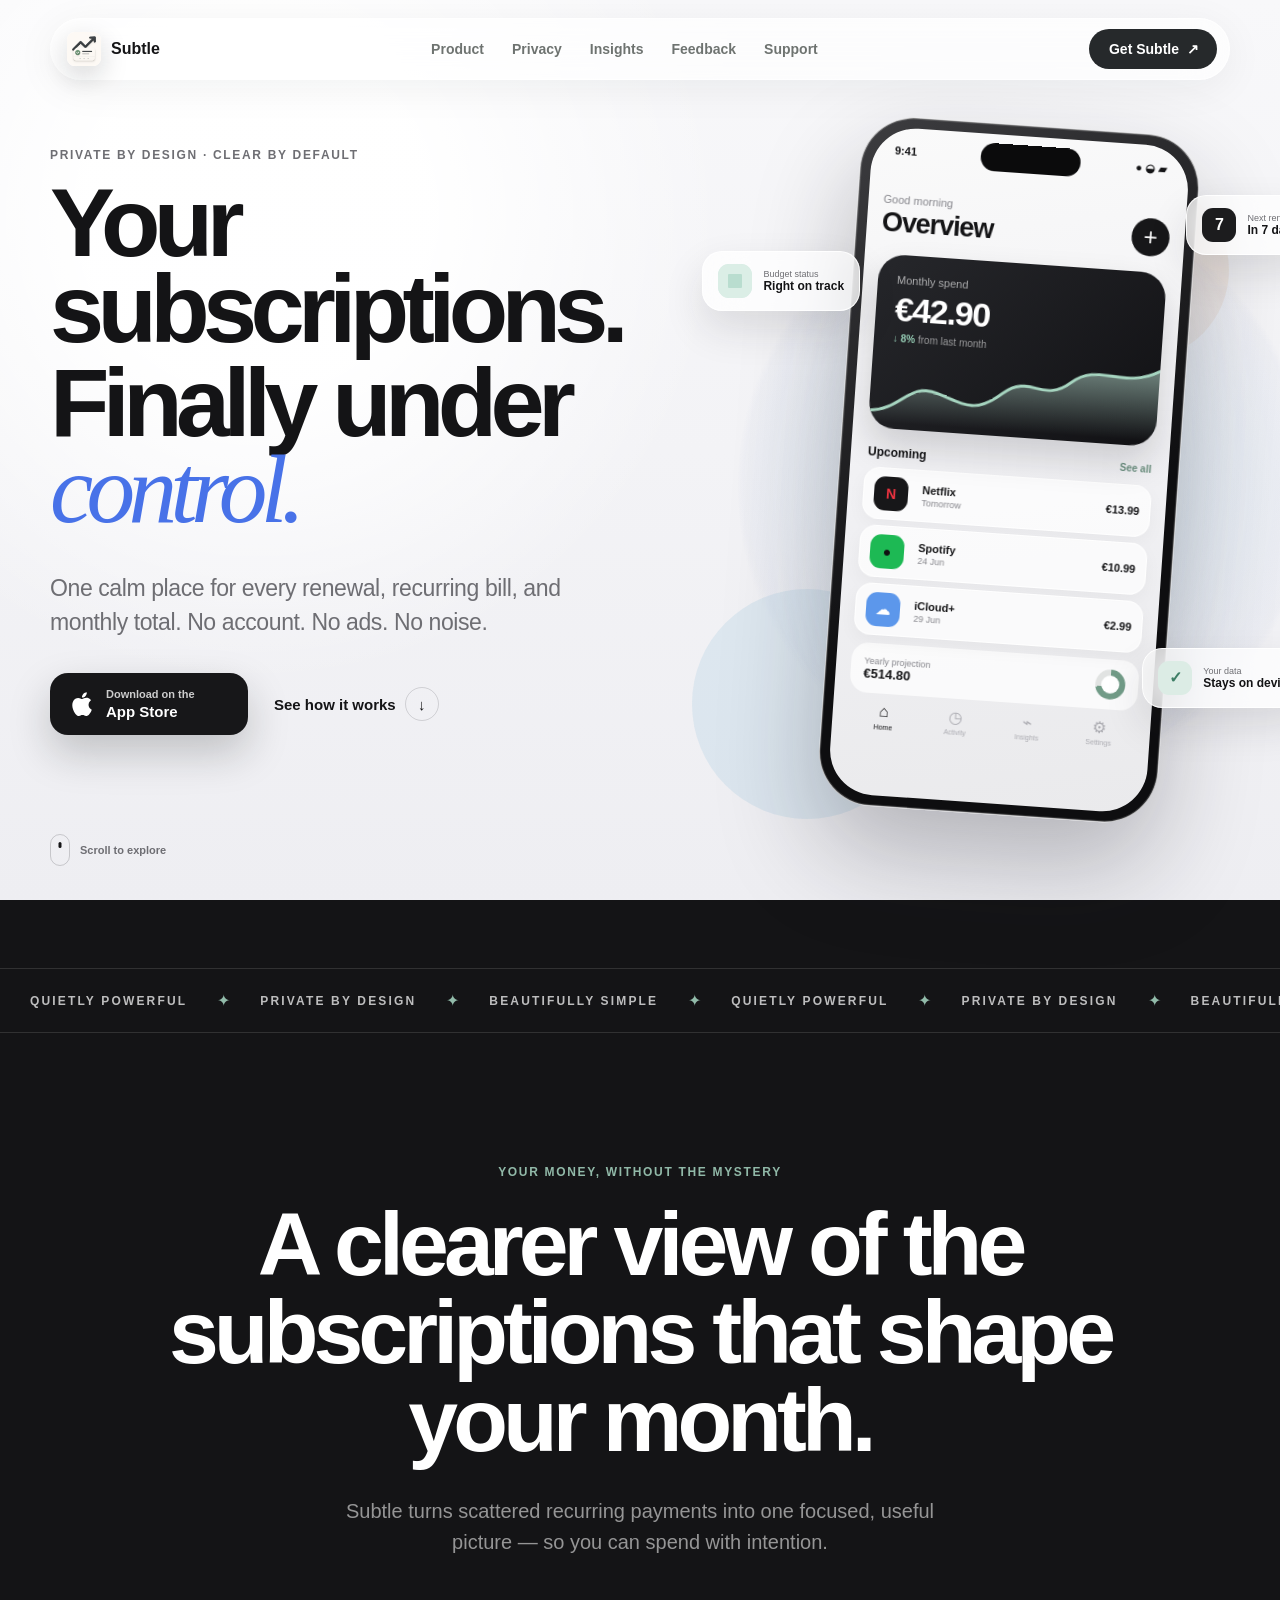
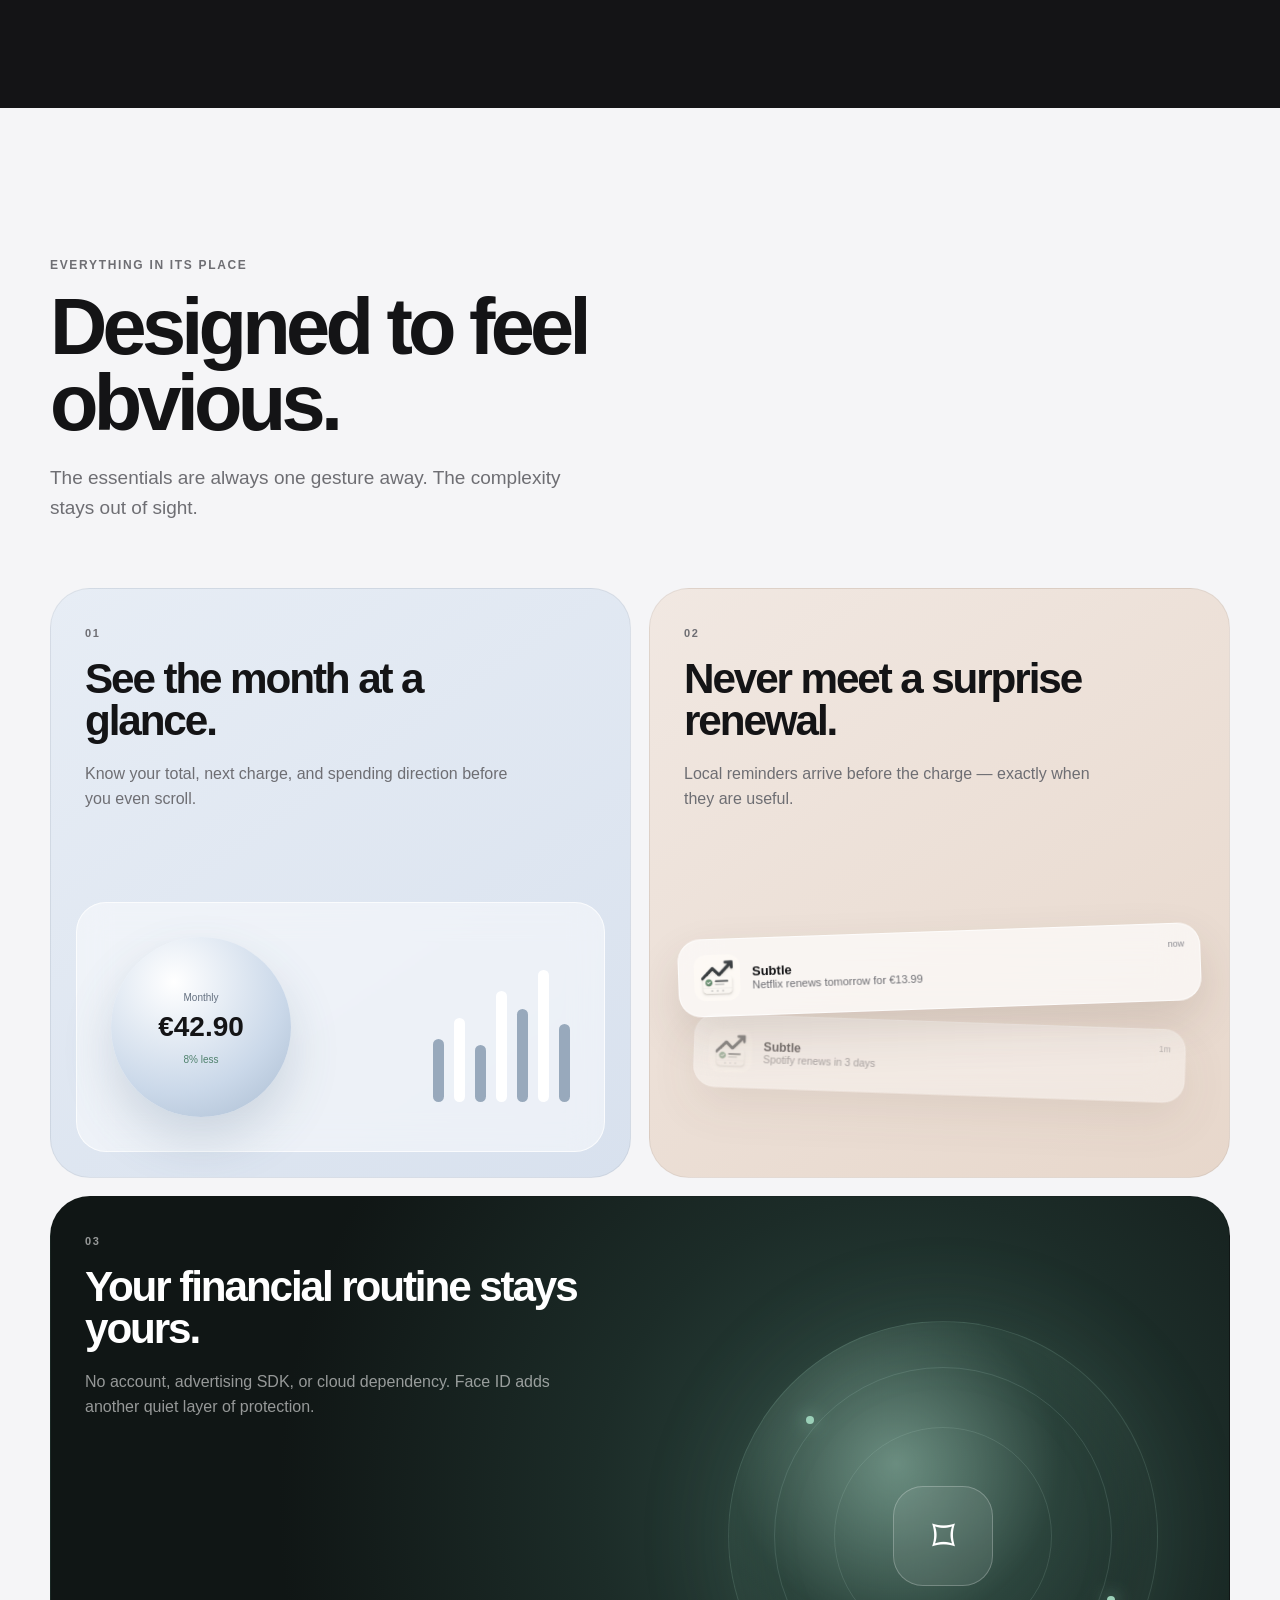
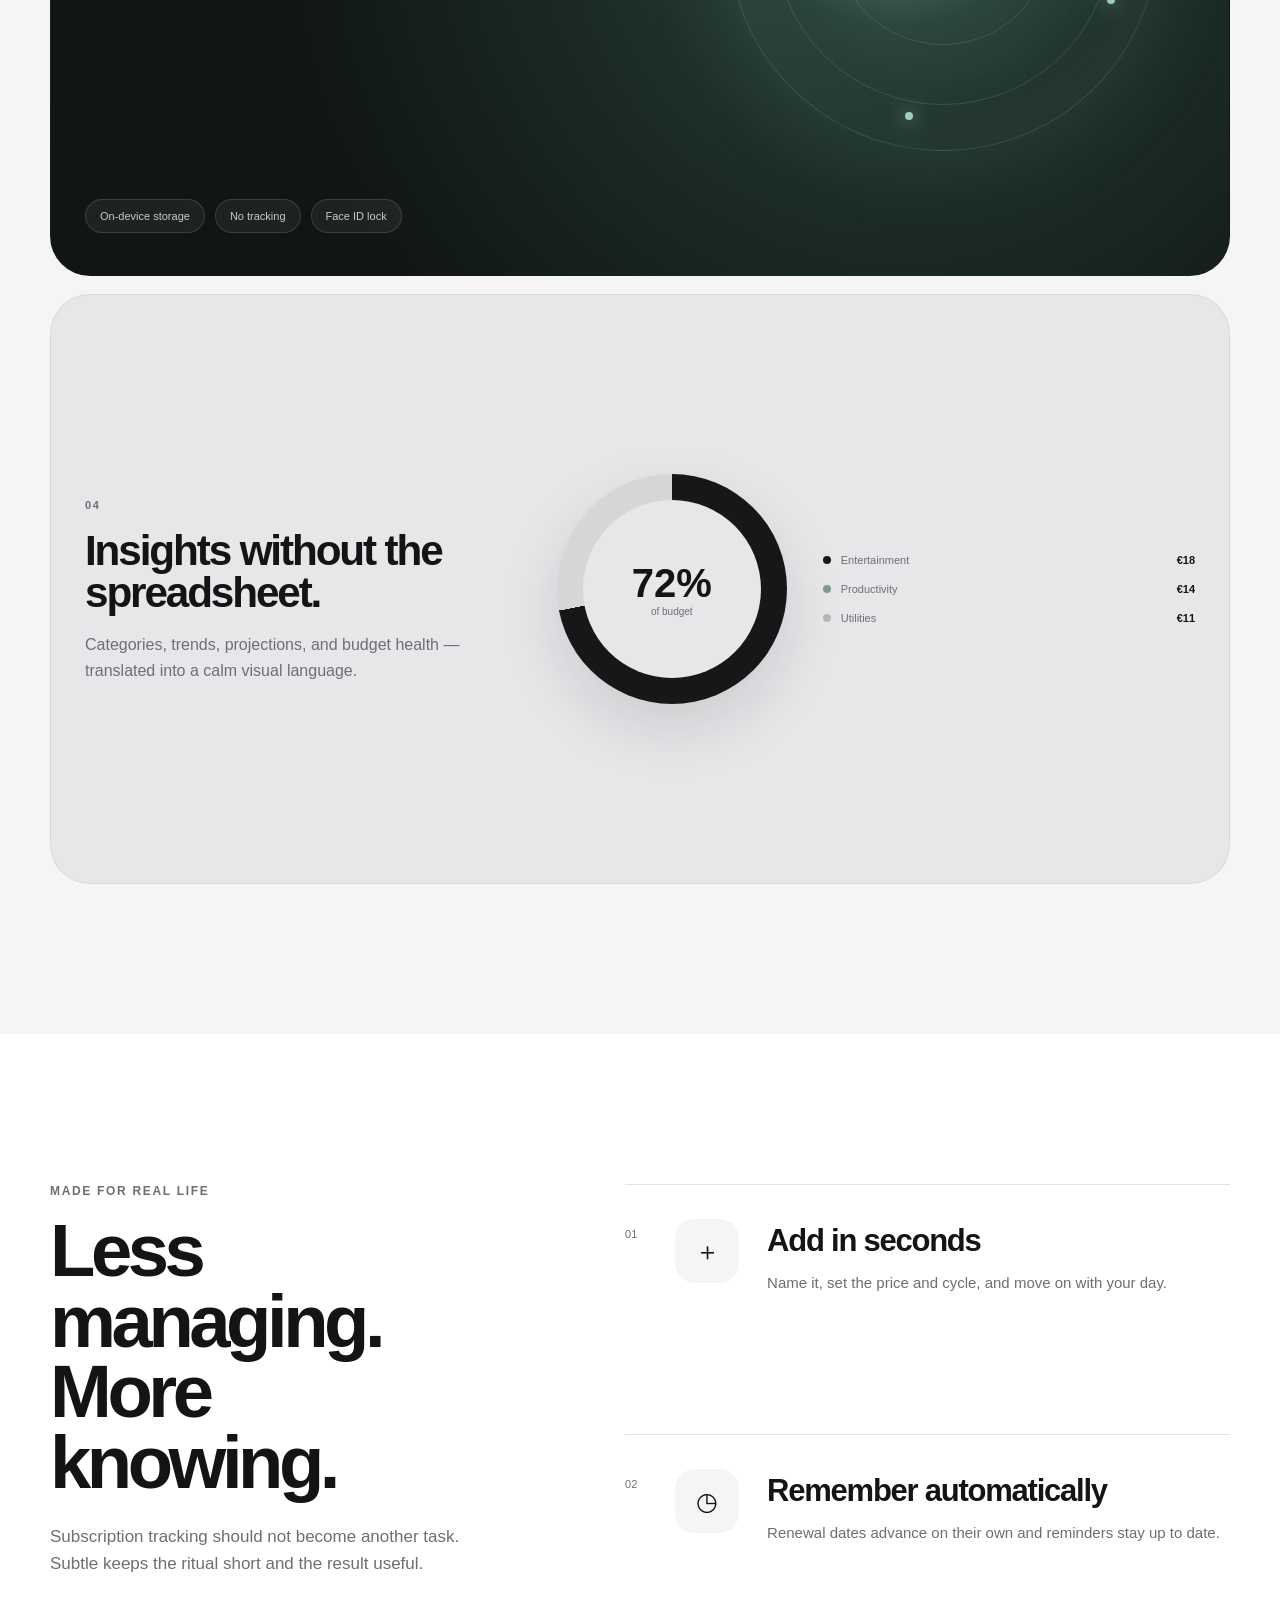
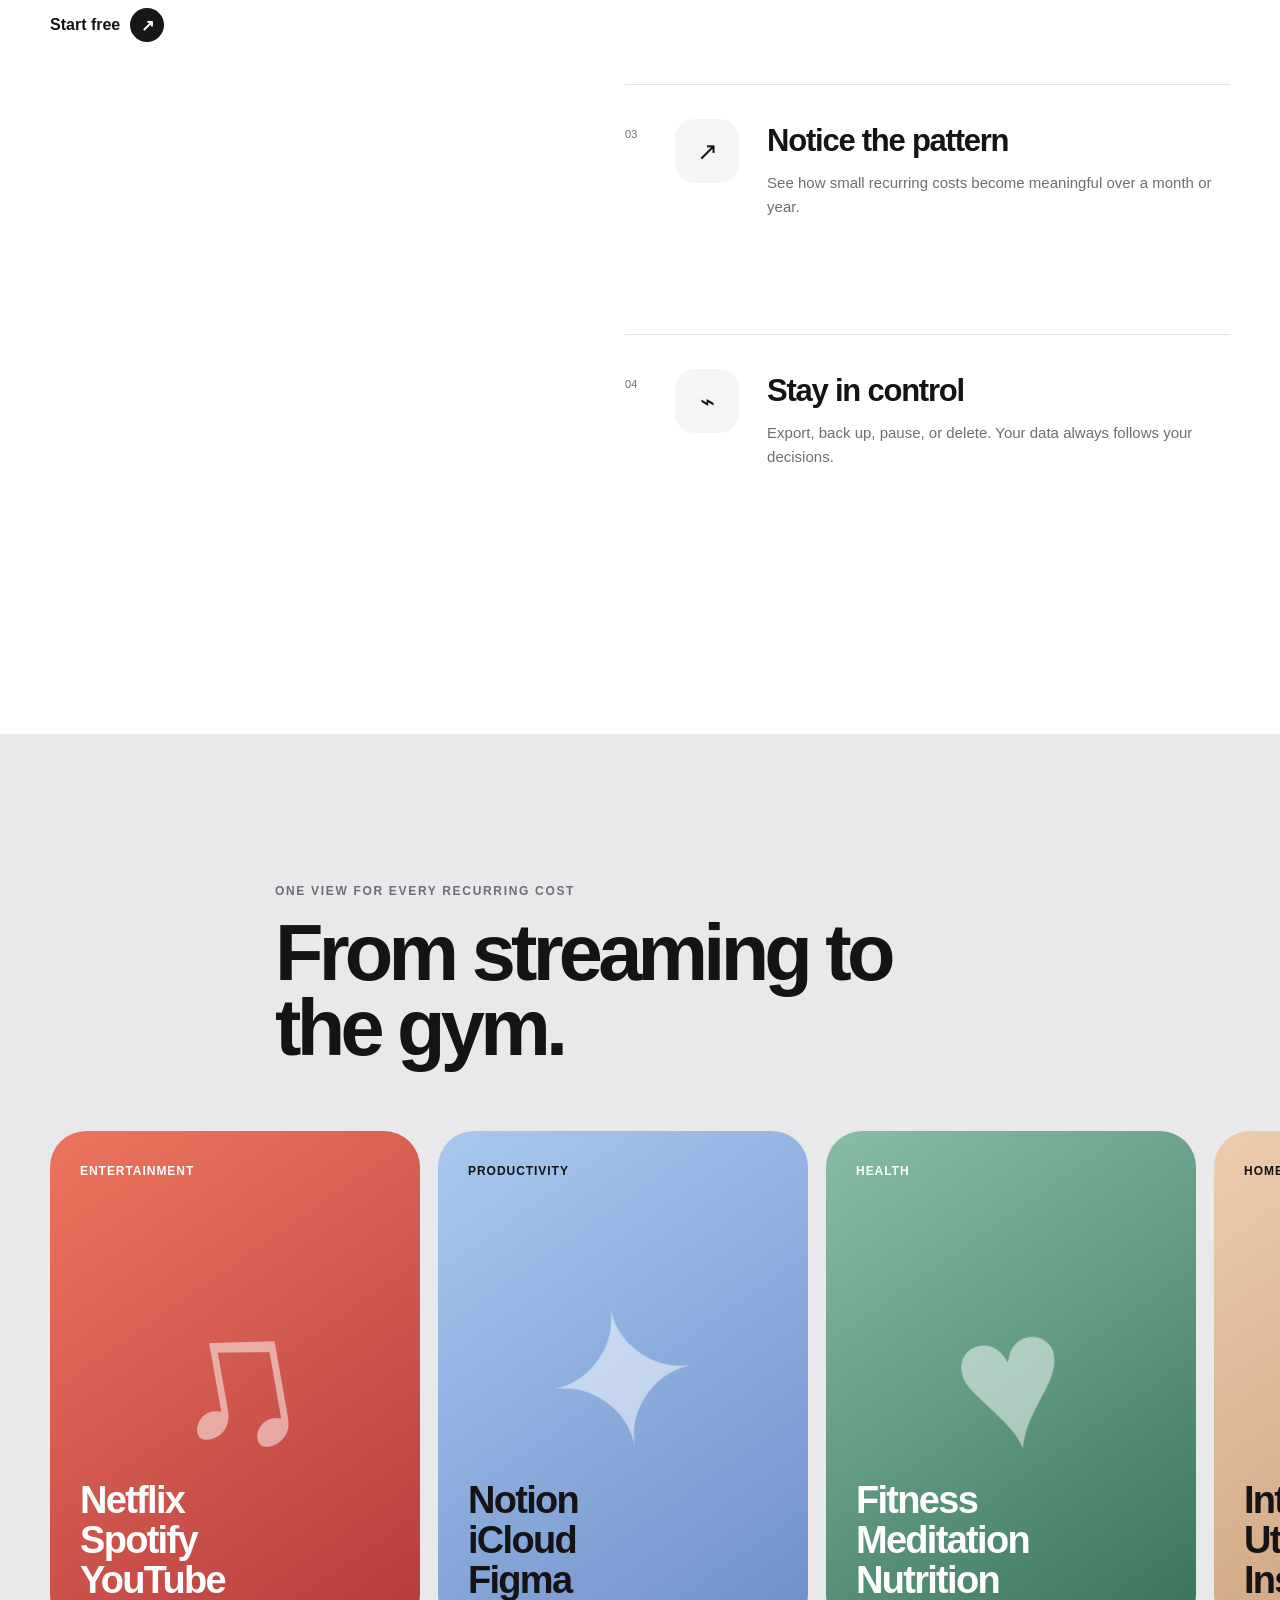
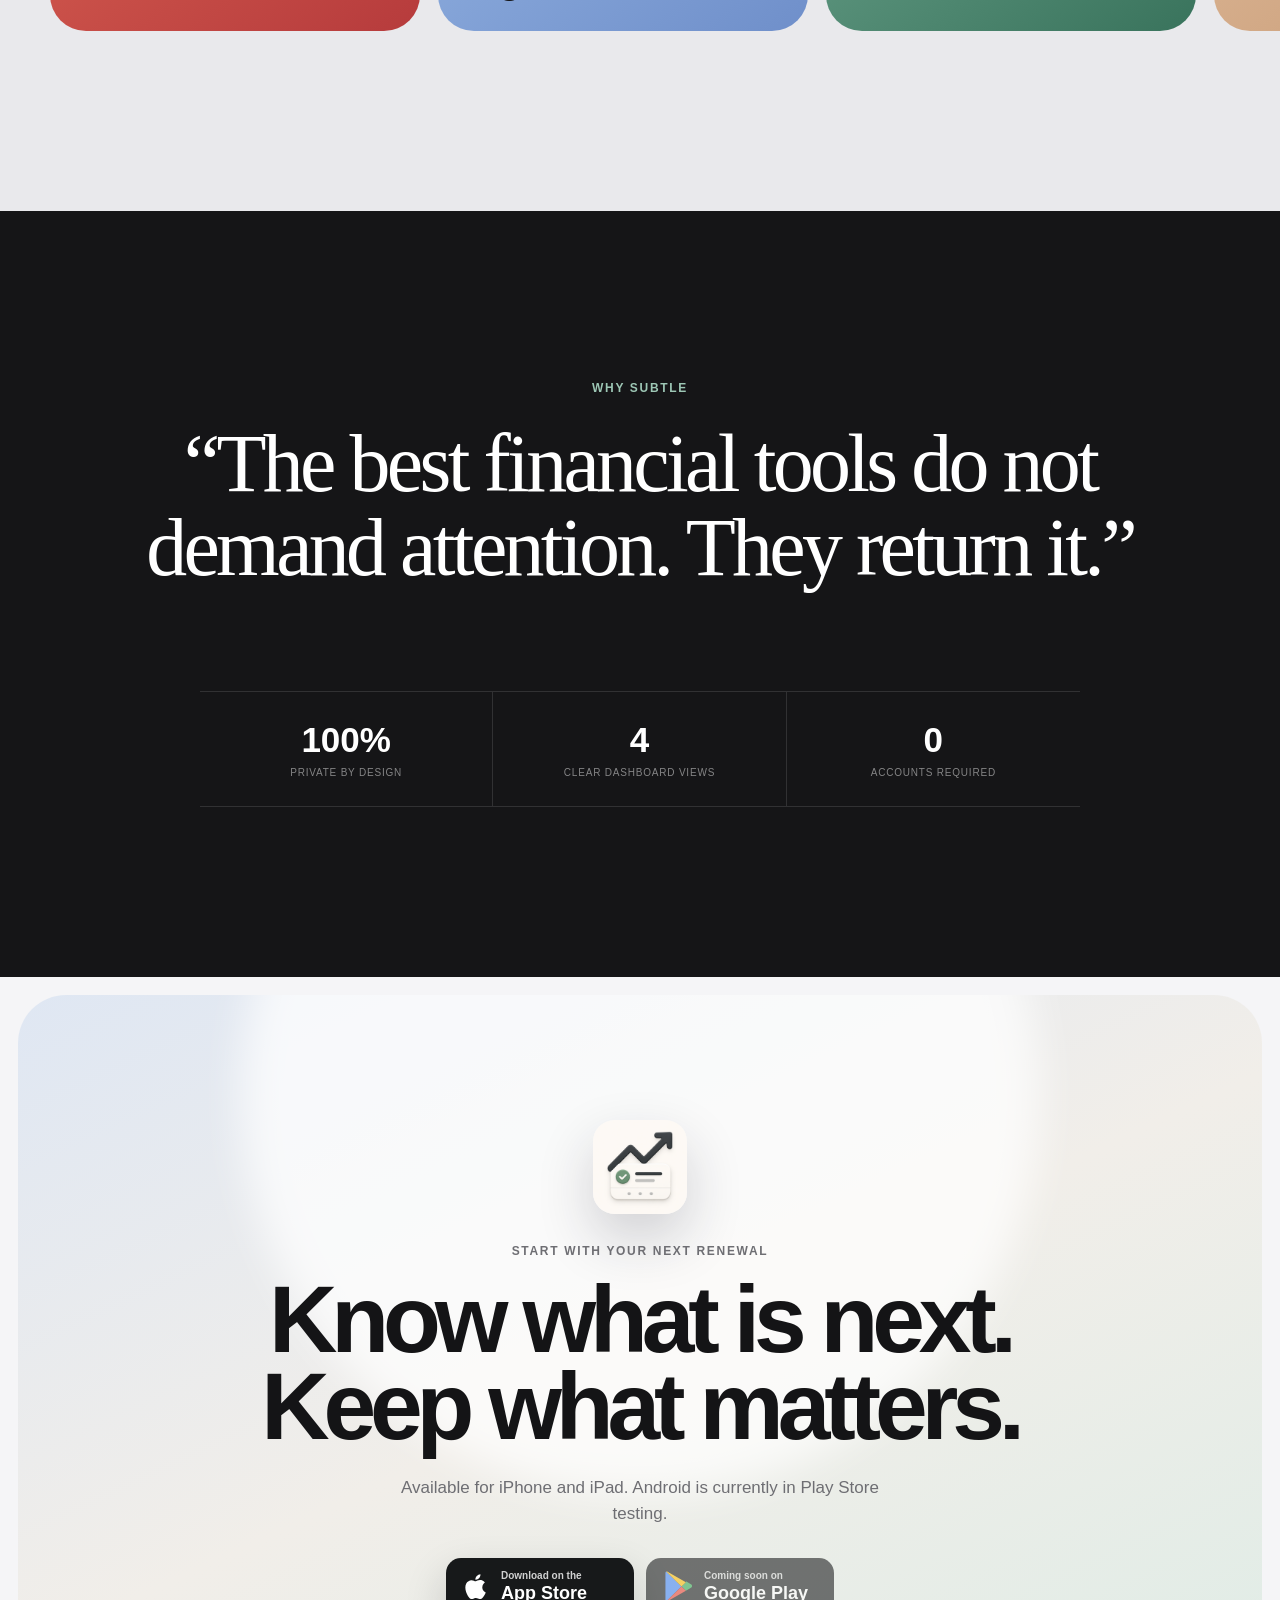
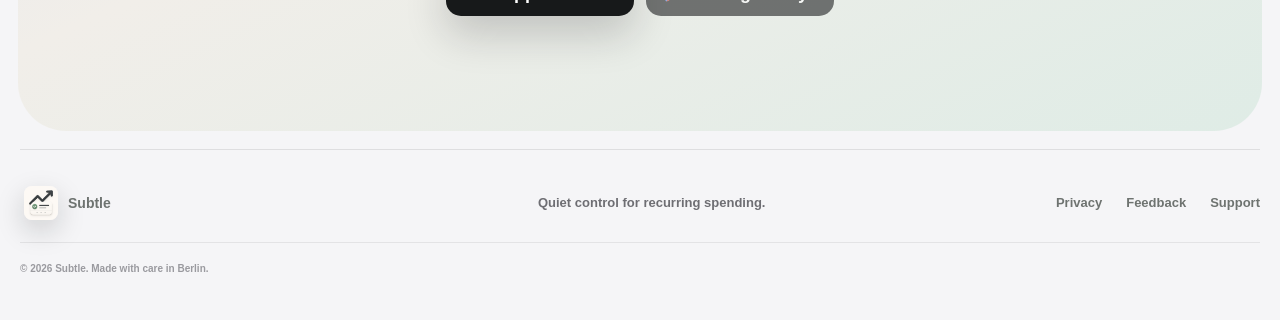
<file: index.html>
<!doctype html>
<html lang="en">
  <head>
    <meta charset="utf-8">
    <meta name="viewport" content="width=device-width, initial-scale=1">
    <meta name="description" content="Subtle is the private, beautifully simple subscription tracker for iPhone and iPad.">
    <meta name="theme-color" content="#f5f5f7">
    <title>Subtle — Know where your money goes</title>
    <link rel="icon" href="assets/subtle-app-icon.png">
    <link rel="stylesheet" href="styles.css">
  </head>
  <body class="landing-body">
    <div class="scroll-progress" aria-hidden="true"><span></span></div>

    <header class="site-header landing-header" data-header>
      <a class="brand" href="#top" aria-label="Subtle home">
        <img src="assets/subtle-app-icon.png" alt="" class="brand-icon">
        <span>Subtle</span>
      </a>
      <nav class="nav-links" aria-label="Primary navigation">
        <a href="#product">Product</a>
        <a href="#privacy">Privacy</a>
        <a href="#insights">Insights</a>
        <a href="feedback.html">Feedback</a>
        <a href="support.html">Support</a>
      </nav>
      <a class="nav-cta" href="#download">Get Subtle <span aria-hidden="true">↗</span></a>
    </header>

    <main id="top">
      <section class="air-hero">
        <div class="hero-glow glow-one" data-parallax="0.08"></div>
        <div class="hero-glow glow-two" data-parallax="-0.05"></div>
        <div class="air-hero-copy">
          <p class="eyebrow reveal-up">Private by design · Clear by default</p>
          <h1 class="hero-title" aria-label="Your subscriptions. Finally under control.">
            <span class="title-line"><span>Your subscriptions.</span></span>
            <span class="title-line"><span>Finally under <em>control.</em></span></span>
          </h1>
          <p class="hero-lead reveal-up">One calm place for every renewal, recurring bill, and monthly total. No account. No ads. No noise.</p>
          <div class="hero-actions reveal-up">
            <a class="button primary store-badge" href="https://apps.apple.com/de/app/subtle-subscription-tracker/id6767885170" aria-label="Download Subtle on the App Store">
              <svg class="store-apple" viewBox="0 0 24 24" aria-hidden="true"><path d="M17.55 12.76c-.03-3 2.45-4.45 2.56-4.52-1.42-2.08-3.61-2.36-4.37-2.39-1.84-.19-3.62 1.1-4.56 1.1-.96 0-2.4-1.08-3.96-1.05-2.01.03-3.9 1.2-4.93 3.03-2.13 3.69-.54 9.11 1.5 12.09 1.02 1.46 2.21 3.1 3.78 3.04 1.53-.06 2.1-.98 3.94-.98 1.82 0 2.36.98 3.96.95 1.65-.03 2.68-1.47 3.66-2.95 1.18-1.67 1.65-3.32 1.67-3.4-.04-.01-3.22-1.23-3.25-4.92ZM14.54 3.9c.82-.99 1.37-2.34 1.22-3.7-1.19.05-2.68.82-3.53 1.79-.75.86-1.43 2.26-1.25 3.57 1.34.1 2.7-.68 3.56-1.66Z"/></svg>
              <span><small>Download on the</small>App Store</span>
            </a>
            <a class="hero-text-link" href="#product">See how it works <span aria-hidden="true">↓</span></a>
          </div>
        </div>

        <div class="hero-stage reveal-scale" aria-label="Preview of the Subtle app">
          <div class="stage-halo"></div>
          <div class="stage-pill pill-budget" data-depth="1.7"><span class="pill-dot mint"></span><span><small>Budget status</small><strong>Right on track</strong></span></div>
          <div class="stage-pill pill-renewal" data-depth="1.25"><span class="pill-icon">7</span><span><small>Next renewal</small><strong>In 7 days</strong></span></div>
          <div class="stage-pill pill-private" data-depth="2"><span class="shield-mini">✓</span><span><small>Your data</small><strong>Stays on device</strong></span></div>

          <div class="device-wrap" data-depth="0.45">
            <div class="device">
              <div class="dynamic-island"></div>
              <div class="device-screen">
                <div class="ios-status"><span>9:41</span><span>● ◒ ▰</span></div>
                <div class="app-greeting"><div><small>Good morning</small><strong>Overview</strong></div><button aria-label="Add subscription">+</button></div>
                <div class="balance-card">
                  <span>Monthly spend</span>
                  <strong>€42.90</strong>
                  <small><b>↓ 8%</b> from last month</small>
                  <svg viewBox="0 0 300 82" aria-hidden="true"><defs><linearGradient id="lineFill" x1="0" y1="0" x2="0" y2="1"><stop stop-color="#b8ddcf" stop-opacity=".55"/><stop offset="1" stop-color="#b8ddcf" stop-opacity="0"/></linearGradient></defs><path class="chart-area" d="M0 70C34 68 39 38 70 48s41 18 68-5 42 8 70-16 53 4 92-18V82H0Z"/><path class="chart-line" d="M0 70C34 68 39 38 70 48s41 18 68-5 42 8 70-16 53 4 92-18"/></svg>
                </div>
                <div class="screen-section-title"><strong>Upcoming</strong><span>See all</span></div>
                <div class="screen-list">
                  <div class="screen-row"><span class="app-logo netflix">N</span><span><strong>Netflix</strong><small>Tomorrow</small></span><b>€13.99</b></div>
                  <div class="screen-row"><span class="app-logo spotify">●</span><span><strong>Spotify</strong><small>24 Jun</small></span><b>€10.99</b></div>
                  <div class="screen-row"><span class="app-logo cloud">☁</span><span><strong>iCloud+</strong><small>29 Jun</small></span><b>€2.99</b></div>
                </div>
                <div class="mini-insight"><span><small>Yearly projection</small><strong>€514.80</strong></span><span class="mini-ring"></span></div>
                <div class="ios-tabs"><span class="selected">⌂<small>Home</small></span><span>◷<small>Activity</small></span><span>⌁<small>Insights</small></span><span>⚙<small>Settings</small></span></div>
              </div>
            </div>
          </div>
        </div>

        <a class="hero-scroll" href="#statement"><span></span>Scroll to explore</a>
      </section>

      <section id="statement" class="statement-section">
        <div class="marquee" aria-hidden="true">
          <div class="marquee-track">
            <span>QUIETLY POWERFUL</span><i>✦</i><span>PRIVATE BY DESIGN</span><i>✦</i><span>BEAUTIFULLY SIMPLE</span><i>✦</i>
            <span>QUIETLY POWERFUL</span><i>✦</i><span>PRIVATE BY DESIGN</span><i>✦</i><span>BEAUTIFULLY SIMPLE</span><i>✦</i>
          </div>
        </div>
        <div class="statement-copy">
          <p class="eyebrow reveal-up">Your money, without the mystery</p>
          <h2 class="reveal-up">A clearer view of the subscriptions that shape your month.</h2>
          <p class="reveal-up">Subtle turns scattered recurring payments into one focused, useful picture — so you can spend with intention.</p>
        </div>
      </section>

      <section id="product" class="product-section">
        <div class="section-intro reveal-up">
          <p class="eyebrow">Everything in its place</p>
          <h2>Designed to feel obvious.</h2>
          <p>The essentials are always one gesture away. The complexity stays out of sight.</p>
        </div>

        <div class="bento-grid">
          <article class="bento bento-overview reveal-up">
            <div class="bento-copy"><span>01</span><h3>See the month at a glance.</h3><p>Know your total, next charge, and spending direction before you even scroll.</p></div>
            <div class="overview-visual">
              <div class="overview-orb"><span>Monthly</span><strong>€42.90</strong><small>8% less</small></div>
              <div class="overview-bars" aria-hidden="true"><i style="--bar:42%"></i><i style="--bar:56%"></i><i style="--bar:38%"></i><i style="--bar:74%"></i><i style="--bar:62%"></i><i style="--bar:88%"></i><i style="--bar:52%"></i></div>
            </div>
          </article>

          <article class="bento bento-reminders reveal-up">
            <div class="bento-copy"><span>02</span><h3>Never meet a surprise renewal.</h3><p>Local reminders arrive before the charge — exactly when they are useful.</p></div>
            <div class="notification-stack">
              <div class="fake-notification"><img src="assets/subtle-app-icon.png" alt=""><span><strong>Subtle</strong><small>Netflix renews tomorrow for €13.99</small></span><time>now</time></div>
              <div class="fake-notification muted"><img src="assets/subtle-app-icon.png" alt=""><span><strong>Subtle</strong><small>Spotify renews in 3 days</small></span><time>1m</time></div>
            </div>
          </article>

          <article id="privacy" class="bento bento-privacy reveal-up">
            <div class="privacy-sphere"><span class="sphere-lock">⌑</span><i></i><i></i><i></i></div>
            <div class="bento-copy"><span>03</span><h3>Your financial routine stays yours.</h3><p>No account, advertising SDK, or cloud dependency. Face ID adds another quiet layer of protection.</p></div>
            <ul class="privacy-checks"><li>On-device storage</li><li>No tracking</li><li>Face ID lock</li></ul>
          </article>

          <article id="insights" class="bento bento-insights reveal-up">
            <div class="bento-copy"><span>04</span><h3>Insights without the spreadsheet.</h3><p>Categories, trends, projections, and budget health — translated into a calm visual language.</p></div>
            <div class="rings-visual"><div class="big-ring"><span><strong>72%</strong><small>of budget</small></span></div><div class="ring-legend"><span><i></i>Entertainment <b>€18</b></span><span><i></i>Productivity <b>€14</b></span><span><i></i>Utilities <b>€11</b></span></div></div>
          </article>
        </div>
      </section>

      <section class="philosophy-section">
        <div class="philosophy-sticky">
          <p class="eyebrow">Made for real life</p>
          <h2>Less managing.<br>More knowing.</h2>
          <p>Subscription tracking should not become another task. Subtle keeps the ritual short and the result useful.</p>
          <a href="#download">Start free <span>↗</span></a>
        </div>
        <div class="principle-list">
          <article class="principle reveal-up"><span>01</span><div class="principle-icon">＋</div><div><h3>Add in seconds</h3><p>Name it, set the price and cycle, and move on with your day.</p></div></article>
          <article class="principle reveal-up"><span>02</span><div class="principle-icon">◷</div><div><h3>Remember automatically</h3><p>Renewal dates advance on their own and reminders stay up to date.</p></div></article>
          <article class="principle reveal-up"><span>03</span><div class="principle-icon">↗</div><div><h3>Notice the pattern</h3><p>See how small recurring costs become meaningful over a month or year.</p></div></article>
          <article class="principle reveal-up"><span>04</span><div class="principle-icon">⌁</div><div><h3>Stay in control</h3><p>Export, back up, pause, or delete. Your data always follows your decisions.</p></div></article>
        </div>
      </section>

      <section class="category-section">
        <div class="section-intro reveal-up"><p class="eyebrow">One view for every recurring cost</p><h2>From streaming to the gym.</h2></div>
        <div class="category-rail" data-drag-scroll>
          <article class="category-card category-entertainment"><span>Entertainment</span><strong>Netflix<br>Spotify<br>YouTube</strong><i>♫</i></article>
          <article class="category-card category-productivity"><span>Productivity</span><strong>Notion<br>iCloud<br>Figma</strong><i>✦</i></article>
          <article class="category-card category-health"><span>Health</span><strong>Fitness<br>Meditation<br>Nutrition</strong><i>♥</i></article>
          <article class="category-card category-home"><span>Home &amp; life</span><strong>Internet<br>Utilities<br>Insurance</strong><i>⌂</i></article>
          <article class="category-card category-learning"><span>Learning</span><strong>Courses<br>Books<br>Languages</strong><i>◒</i></article>
        </div>
      </section>

      <section class="quote-section">
        <p class="eyebrow reveal-up">Why Subtle</p>
        <blockquote class="reveal-up">“The best financial tools do not demand attention. They return it.”</blockquote>
        <div class="trust-row reveal-up"><span><strong>100%</strong><small>private by design</small></span><span><strong data-count="4">0</strong><small>clear dashboard views</small></span><span><strong data-count="0">0</strong><small>accounts required</small></span></div>
      </section>

      <section id="download" class="final-cta reveal-scale">
        <div class="cta-light" aria-hidden="true"></div>
        <img src="assets/subtle-app-icon.png" alt="Subtle app icon">
        <p class="eyebrow">Start with your next renewal</p>
        <h2>Know what is next.<br>Keep what matters.</h2>
        <p>Available for iPhone and iPad. Android is currently in Play Store testing.</p>
        <div class="store-actions">
          <a class="store-button app-store-button" href="https://apps.apple.com/de/app/subtle-subscription-tracker/id6767885170" aria-label="Download Subtle on the App Store"><svg viewBox="0 0 24 24" aria-hidden="true"><path d="M17.55 12.76c-.03-3 2.45-4.45 2.56-4.52-1.42-2.08-3.61-2.36-4.37-2.39-1.84-.19-3.62 1.1-4.56 1.1-.96 0-2.4-1.08-3.96-1.05-2.01.03-3.9 1.2-4.93 3.03-2.13 3.69-.54 9.11 1.5 12.09 1.02 1.46 2.21 3.1 3.78 3.04 1.53-.06 2.1-.98 3.94-.98 1.82 0 2.36.98 3.96.95 1.65-.03 2.68-1.47 3.66-2.95 1.18-1.67 1.65-3.32 1.67-3.4-.04-.01-3.22-1.23-3.25-4.92ZM14.54 3.9c.82-.99 1.37-2.34 1.22-3.7-1.19.05-2.68.82-3.53 1.79-.75.86-1.43 2.26-1.25 3.57 1.34.1 2.7-.68 3.56-1.66Z"/></svg><span><small>Download on the</small>App Store</span></a>
          <span class="store-button play-store-button store-button-disabled"><svg viewBox="0 0 28 31" aria-hidden="true"><path class="play-blue" d="M2.2.6c-.45.25-.75.78-.75 1.48v26.84c0 .7.3 1.23.76 1.48l15.23-14.9L2.2.6Z"/><path class="play-green" d="m21.9 11.27-4.46 4.23 4.48 4.23 5.08-2.93c1.46-.84 1.46-2.76 0-3.6l-5.1-2.93Z"/><path class="play-yellow" d="M2.2.6 17.44 15.5l4.46-4.23L5.25 1.67C4.1 1 3.05.13 2.2.6Z"/><path class="play-red" d="M2.2 30.4c.85.47 1.9-.4 3.05-1.07l16.67-9.6-4.48-4.23L2.2 30.4Z"/></svg><span><small>Coming soon on</small>Google Play</span></span>
        </div>
      </section>
    </main>

    <footer class="site-footer landing-footer">
      <a class="brand" href="#top"><img src="assets/subtle-app-icon.png" alt="" class="brand-icon"><span>Subtle</span></a>
      <p>Quiet control for recurring spending.</p>
      <nav aria-label="Footer navigation"><a href="privacy.html">Privacy</a><a href="feedback.html">Feedback</a><a href="support.html">Support</a></nav>
      <small>© 2026 Subtle. Made with care in Berlin.</small>
    </footer>

    <script src="script.js"></script>
  </body>
</html>
</file>
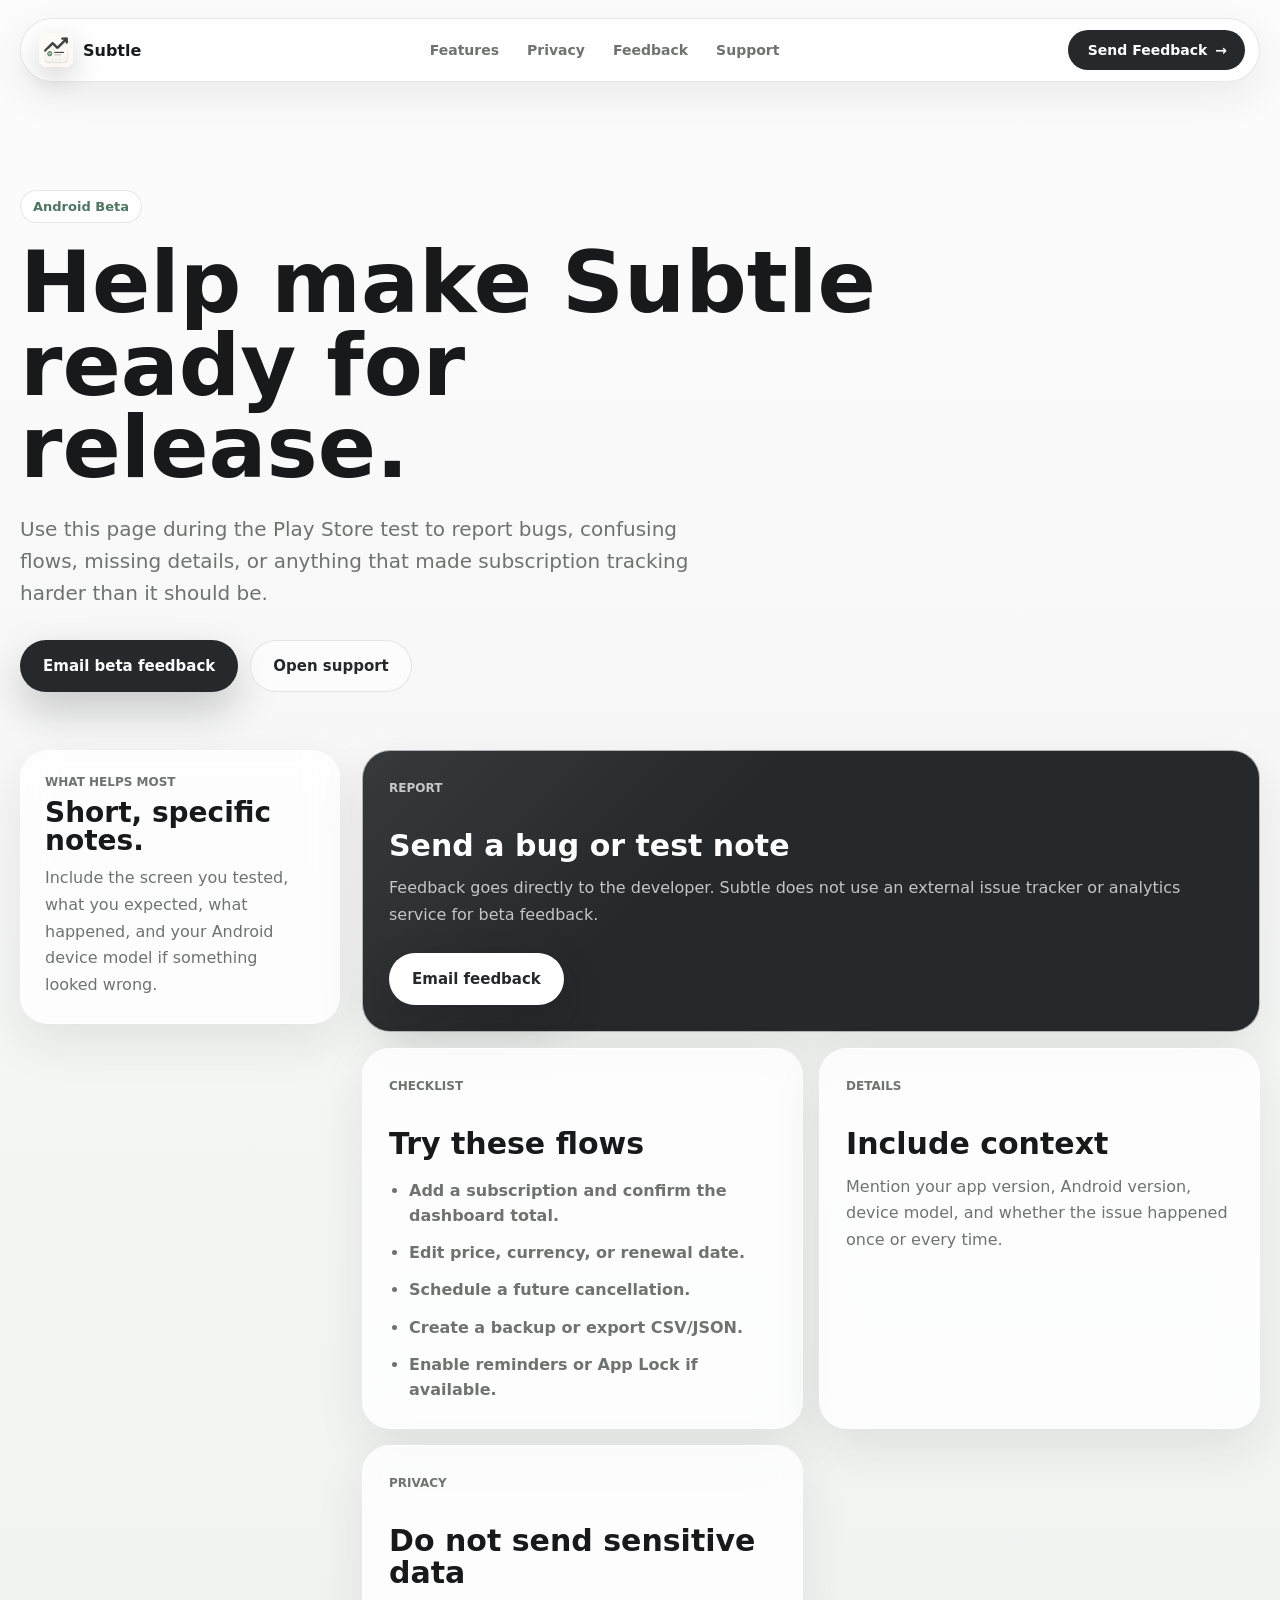
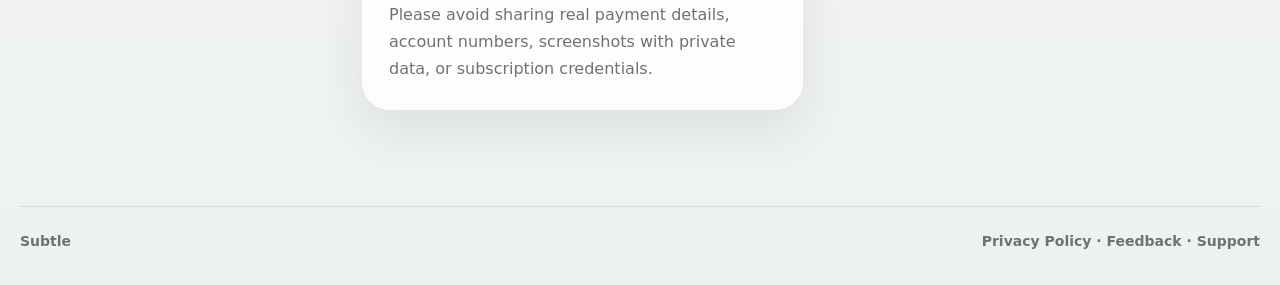
<file: feedback.html>
<!doctype html>
<html lang="en">
  <head>
    <meta charset="utf-8">
    <meta name="viewport" content="width=device-width, initial-scale=1">
    <meta name="description" content="Beta feedback page for Subtle Android testers. Report bugs, share test notes, and help improve the private subscription tracker.">
    <title>Beta Feedback - Subtle</title>
    <link rel="stylesheet" href="styles.css">
  </head>
  <body>
    <header class="site-header" data-reveal>
      <a class="brand" href="index.html" aria-label="Subtle home">
        <img src="assets/subtle-app-icon.png" alt="" class="brand-icon">
        <span>Subtle</span>
      </a>
      <nav class="nav-links" aria-label="Primary navigation">
        <a href="index.html#features">Features</a>
        <a href="privacy.html">Privacy</a>
        <a href="feedback.html" aria-current="page">Feedback</a>
        <a href="support.html">Support</a>
      </nav>
      <a class="nav-cta" href="mailto:subtletracker.app@gmail.com?subject=Subtle%20Android%20Beta%20Feedback">Send Feedback <span aria-hidden="true">→</span></a>
    </header>

    <main>
      <section class="page-hero feedback-hero">
        <div class="page-kicker" data-reveal>Android Beta</div>
        <h1 data-reveal>Help make Subtle ready for release.</h1>
        <p data-reveal>
          Use this page during the Play Store test to report bugs, confusing flows, missing details, or anything that made subscription tracking harder than it should be.
        </p>
        <div class="feedback-actions" data-reveal>
          <a class="button primary" href="mailto:subtletracker.app@gmail.com?subject=Subtle%20Android%20Beta%20Feedback&body=Subtle%20Android%20Beta%20Feedback%0A%0AApp%20version%3A%20%0ADevice%3A%20%0AAndroid%20version%3A%20%0A%0AWhat%20I%20tested%3A%0A-%20%0A%0AWhat%20worked%20well%3A%0A-%20%0A%0AWhat%20was%20confusing%20or%20broken%3A%0A-%20%0A%0AMissing%20feature%20or%20note%3A%0A-%20">Email beta feedback</a>
          <a class="button secondary" href="support.html">Open support</a>
        </div>
      </section>

      <section class="feedback-layout">
        <aside class="feedback-summary" data-reveal>
          <span>What helps most</span>
          <strong>Short, specific notes.</strong>
          <p>
            Include the screen you tested, what you expected, what happened, and your Android device model if something looked wrong.
          </p>
        </aside>

        <div class="feedback-grid">
          <article class="support-card contact-card" data-reveal>
            <span>Report</span>
            <h2>Send a bug or test note</h2>
            <p>
              Feedback goes directly to the developer. Subtle does not use an external issue tracker or analytics service for beta feedback.
            </p>
            <a class="button primary" href="mailto:subtletracker.app@gmail.com?subject=Subtle%20Android%20Beta%20Feedback">Email feedback</a>
          </article>

          <article class="support-card" data-reveal>
            <span>Checklist</span>
            <h2>Try these flows</h2>
            <ul class="feedback-list">
              <li>Add a subscription and confirm the dashboard total.</li>
              <li>Edit price, currency, or renewal date.</li>
              <li>Schedule a future cancellation.</li>
              <li>Create a backup or export CSV/JSON.</li>
              <li>Enable reminders or App Lock if available.</li>
            </ul>
          </article>

          <article class="support-card" data-reveal>
            <span>Details</span>
            <h2>Include context</h2>
            <p>
              Mention your app version, Android version, device model, and whether the issue happened once or every time.
            </p>
          </article>

          <article class="support-card" data-reveal>
            <span>Privacy</span>
            <h2>Do not send sensitive data</h2>
            <p>
              Please avoid sharing real payment details, account numbers, screenshots with private data, or subscription credentials.
            </p>
          </article>
        </div>
      </section>
    </main>

    <footer class="site-footer">
      <span>Subtle</span>
      <span><a href="privacy.html">Privacy Policy</a> · <a href="feedback.html">Feedback</a> · <a href="support.html">Support</a></span>
    </footer>

    <script src="script.js"></script>
  </body>
</html>
</file>
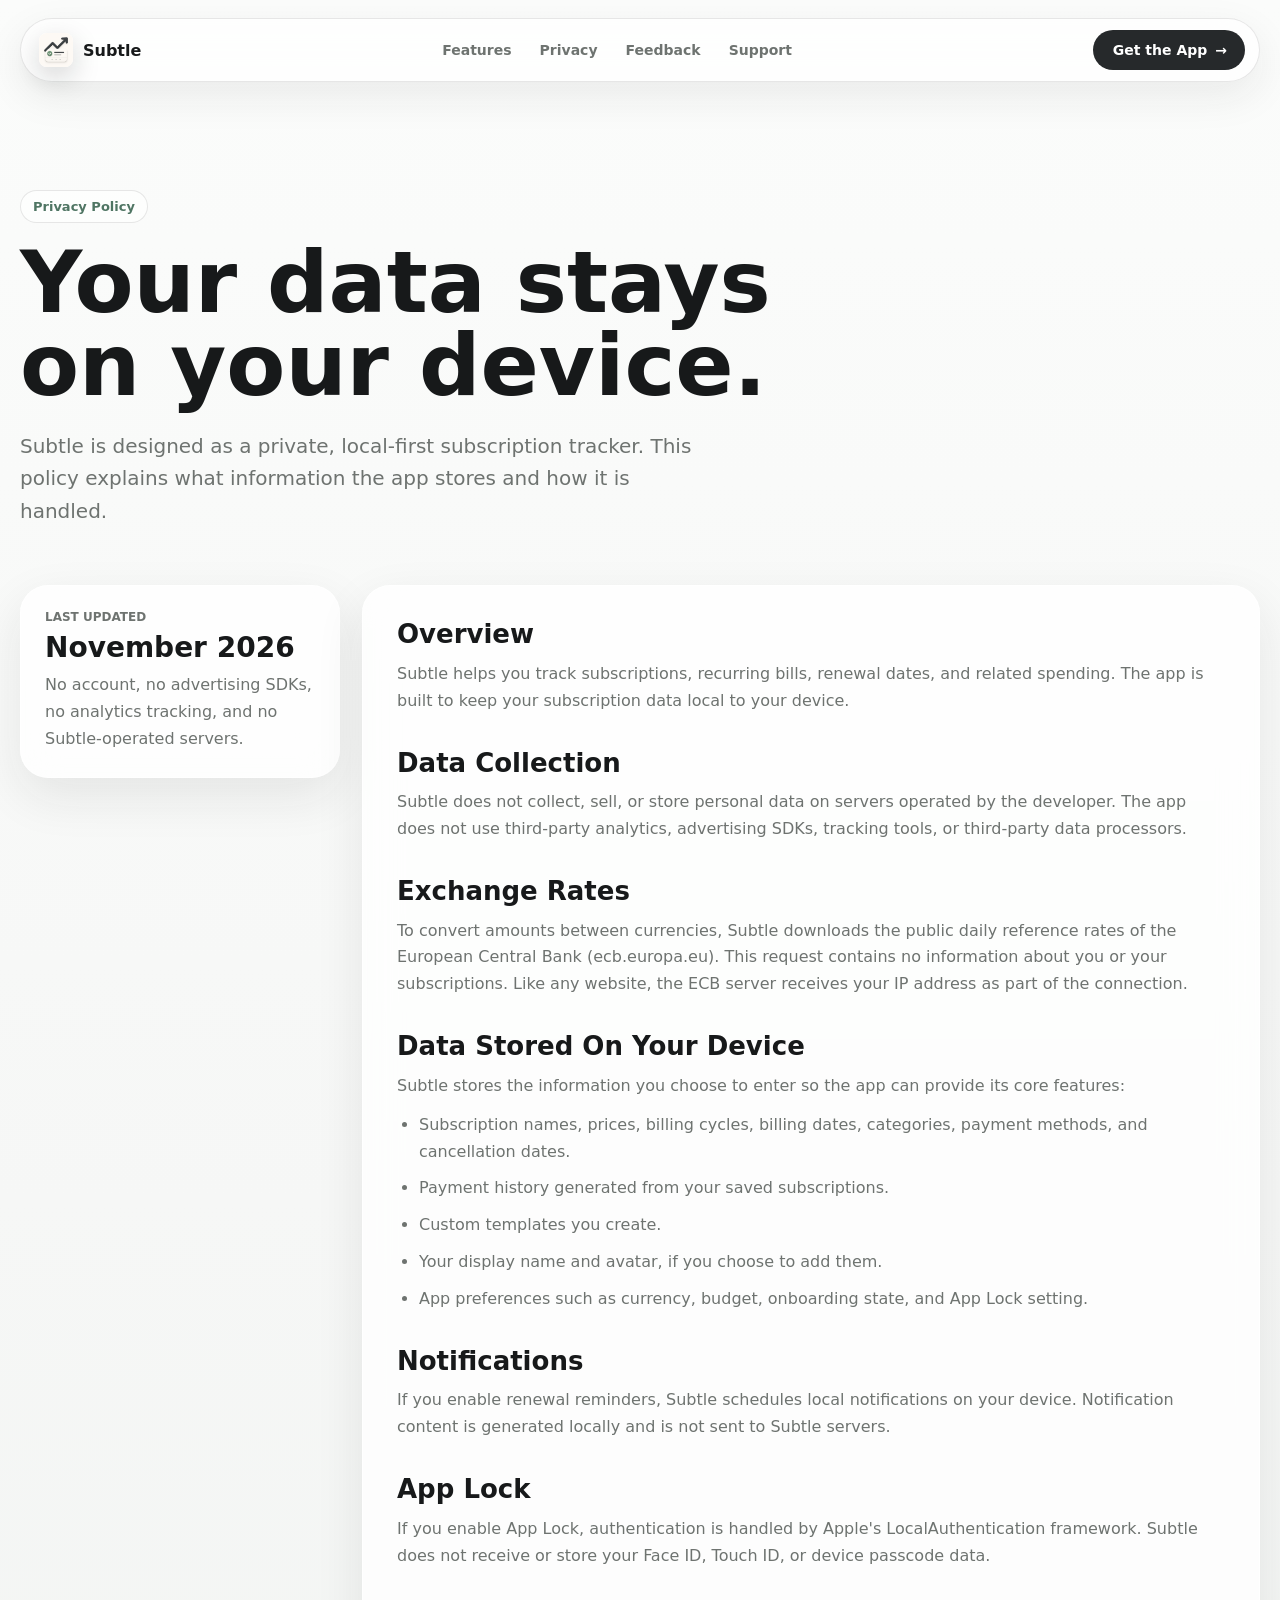
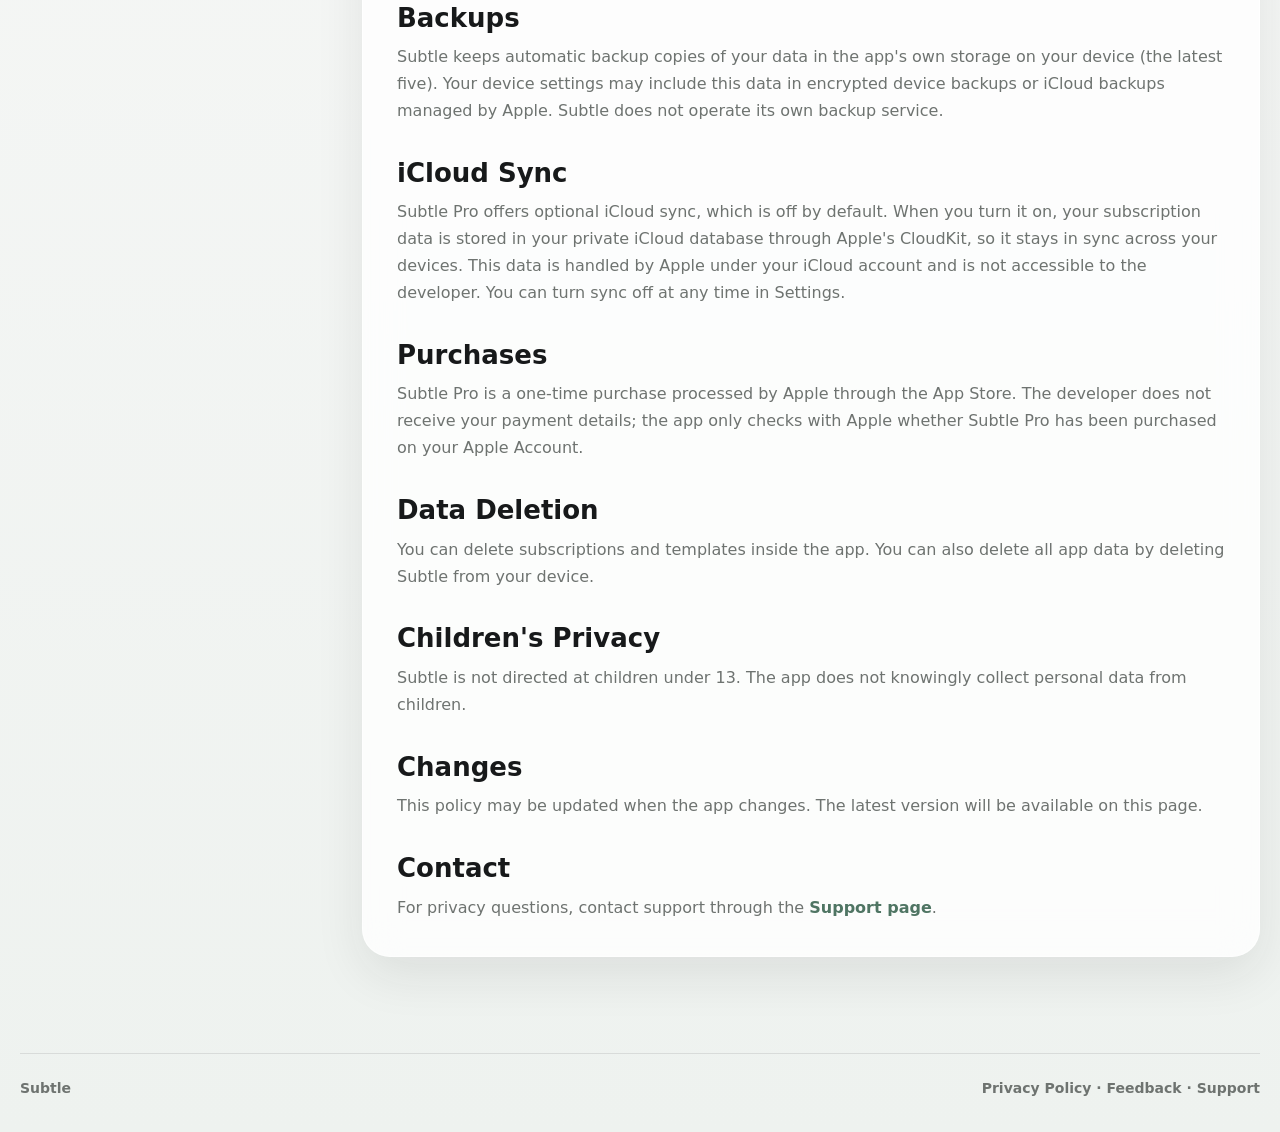
<file: privacy.html>
<!doctype html>
<html lang="en">
  <head>
    <meta charset="utf-8">
    <meta name="viewport" content="width=device-width, initial-scale=1">
    <meta name="description" content="Privacy Policy for Subtle, a private subscription tracker for iPhone and iPad.">
    <title>Privacy Policy - Subtle</title>
    <link rel="stylesheet" href="styles.css">
  </head>
  <body>
    <header class="site-header" data-reveal>
      <a class="brand" href="index.html" aria-label="Subtle home">
        <img src="assets/subtle-app-icon.png" alt="" class="brand-icon">
        <span>Subtle</span>
      </a>
      <nav class="nav-links" aria-label="Primary navigation">
        <a href="index.html#features">Features</a>
        <a href="privacy.html" aria-current="page">Privacy</a>
        <a href="feedback.html">Feedback</a>
        <a href="support.html">Support</a>
      </nav>
      <a class="nav-cta" href="index.html#download">Get the App <span aria-hidden="true">→</span></a>
    </header>

    <main>
      <section class="page-hero">
        <div class="page-kicker" data-reveal>Privacy Policy</div>
        <h1 data-reveal>Your data stays on your device.</h1>
        <p data-reveal>
          Subtle is designed as a private, local-first subscription tracker. This policy explains what information the app stores and how it is handled.
        </p>
      </section>

      <section class="legal-layout">
        <aside class="legal-summary" data-reveal>
          <span>Last updated</span>
          <strong>November 2026</strong>
          <p>No account, no advertising SDKs, no analytics tracking, and no Subtle-operated servers.</p>
        </aside>

        <article class="legal-document" data-reveal>
          <h2>Overview</h2>
          <p>
            Subtle helps you track subscriptions, recurring bills, renewal dates, and related spending. The app is built to keep your subscription data local to your device.
          </p>

          <h2>Data Collection</h2>
          <p>
            Subtle does not collect, sell, or store personal data on servers operated by the developer. The app does not use third-party analytics, advertising SDKs, tracking tools, or third-party data processors.
          </p>

          <h2>Exchange Rates</h2>
          <p>
            To convert amounts between currencies, Subtle downloads the public daily reference rates of the European Central Bank (ecb.europa.eu). This request contains no information about you or your subscriptions. Like any website, the ECB server receives your IP address as part of the connection.
          </p>

          <h2>Data Stored On Your Device</h2>
          <p>Subtle stores the information you choose to enter so the app can provide its core features:</p>
          <ul>
            <li>Subscription names, prices, billing cycles, billing dates, categories, payment methods, and cancellation dates.</li>
            <li>Payment history generated from your saved subscriptions.</li>
            <li>Custom templates you create.</li>
            <li>Your display name and avatar, if you choose to add them.</li>
            <li>App preferences such as currency, budget, onboarding state, and App Lock setting.</li>
          </ul>

          <h2>Notifications</h2>
          <p>
            If you enable renewal reminders, Subtle schedules local notifications on your device. Notification content is generated locally and is not sent to Subtle servers.
          </p>

          <h2>App Lock</h2>
          <p>
            If you enable App Lock, authentication is handled by Apple's LocalAuthentication framework. Subtle does not receive or store your Face ID, Touch ID, or device passcode data.
          </p>

          <h2>Backups</h2>
          <p>
            Subtle keeps automatic backup copies of your data in the app's own storage on your device (the latest five). Your device settings may include this data in encrypted device backups or iCloud backups managed by Apple. Subtle does not operate its own backup service.
          </p>

          <h2>iCloud Sync</h2>
          <p>
            Subtle Pro offers optional iCloud sync, which is off by default. When you turn it on, your subscription data is stored in your private iCloud database through Apple's CloudKit, so it stays in sync across your devices. This data is handled by Apple under your iCloud account and is not accessible to the developer. You can turn sync off at any time in Settings.
          </p>

          <h2>Purchases</h2>
          <p>
            Subtle Pro is a one-time purchase processed by Apple through the App Store. The developer does not receive your payment details; the app only checks with Apple whether Subtle Pro has been purchased on your Apple Account.
          </p>

          <h2>Data Deletion</h2>
          <p>
            You can delete subscriptions and templates inside the app. You can also delete all app data by deleting Subtle from your device.
          </p>

          <h2>Children's Privacy</h2>
          <p>
            Subtle is not directed at children under 13. The app does not knowingly collect personal data from children.
          </p>

          <h2>Changes</h2>
          <p>
            This policy may be updated when the app changes. The latest version will be available on this page.
          </p>

          <h2>Contact</h2>
          <p>
            For privacy questions, contact support through the <a href="support.html">Support page</a>.
          </p>
        </article>
      </section>
    </main>

    <footer class="site-footer">
      <span>Subtle</span>
      <span><a href="privacy.html">Privacy Policy</a> · <a href="feedback.html">Feedback</a> · <a href="support.html">Support</a></span>
    </footer>

    <script src="script.js"></script>
  </body>
</html>
</file>
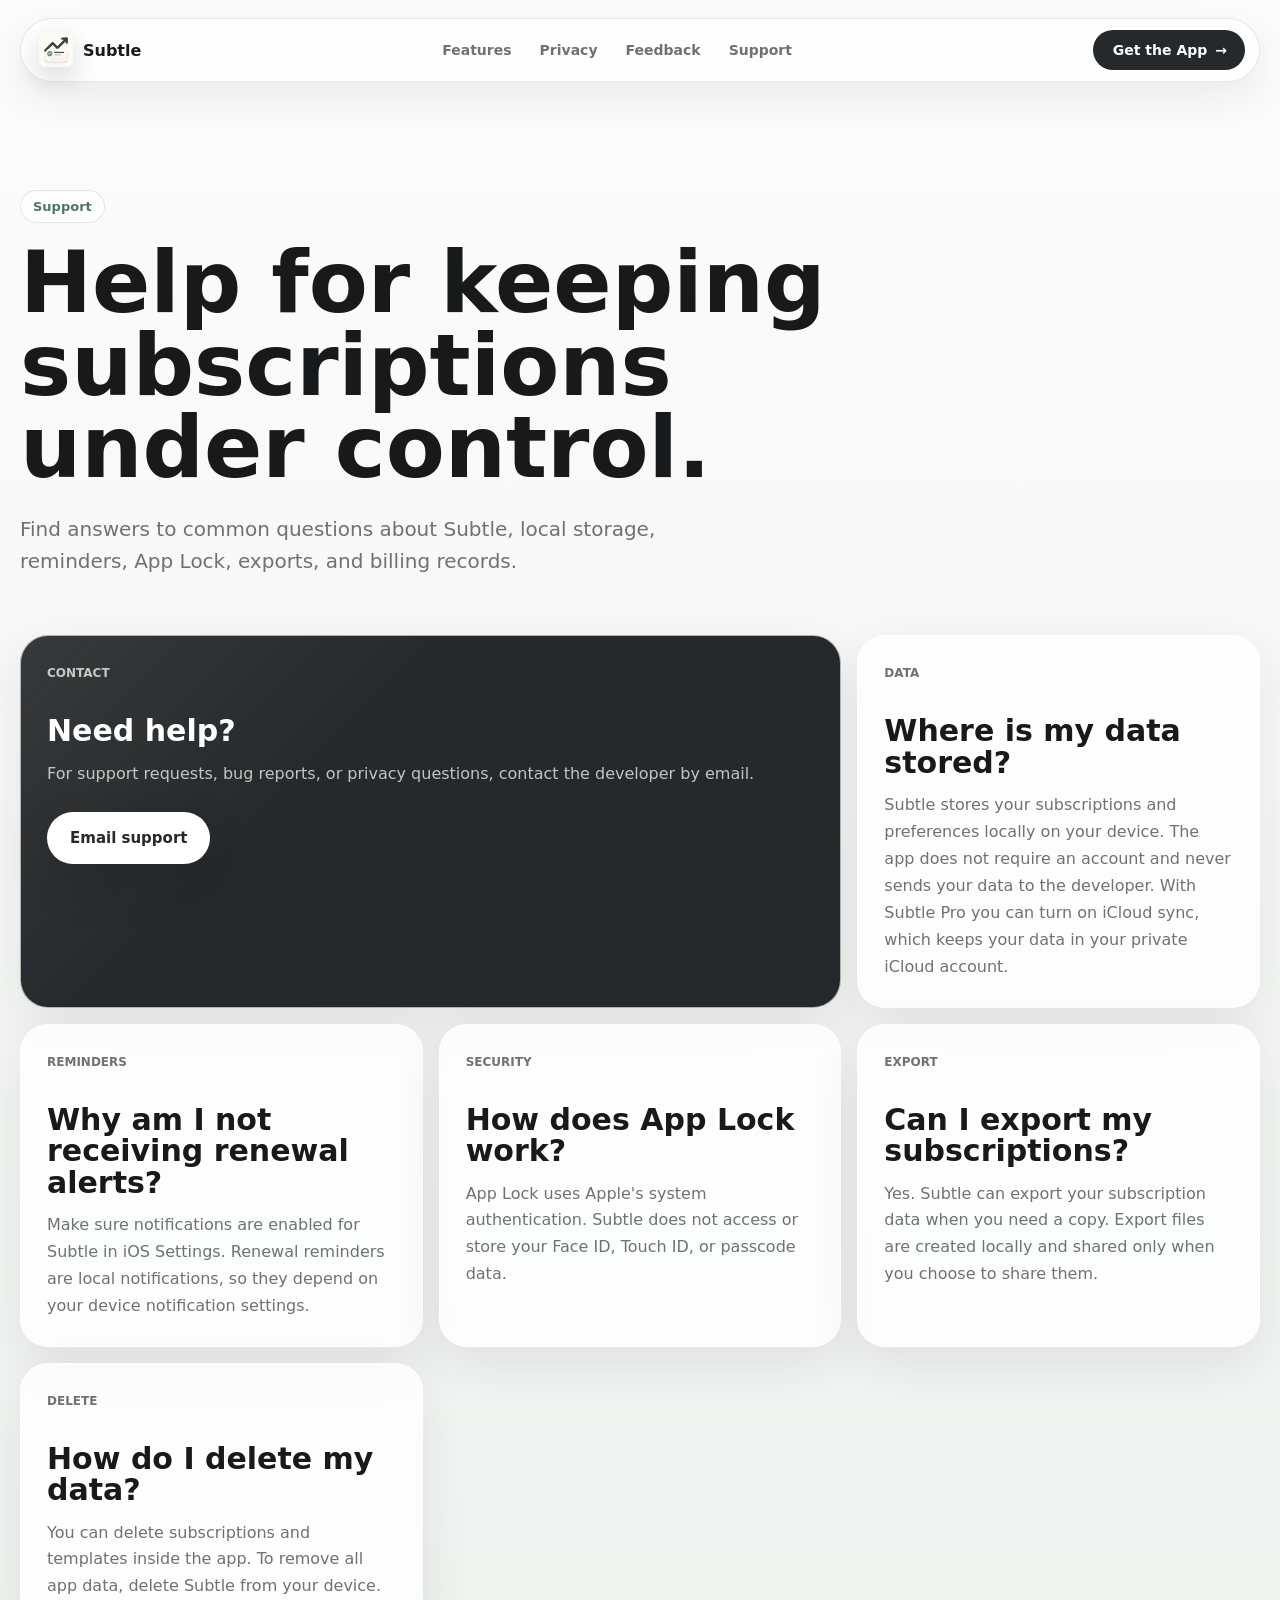
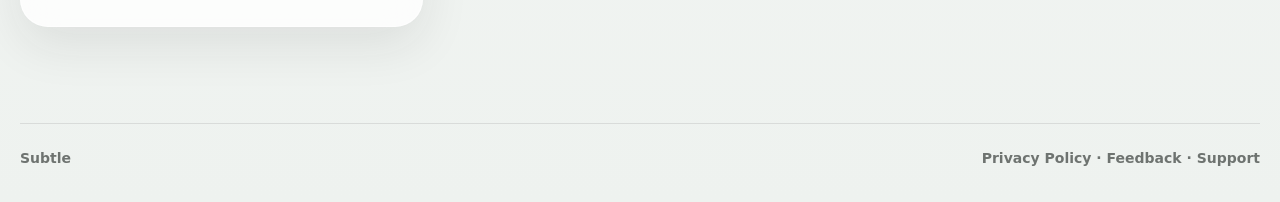
<file: support.html>
<!doctype html>
<html lang="en">
  <head>
    <meta charset="utf-8">
    <meta name="viewport" content="width=device-width, initial-scale=1">
    <meta name="description" content="Support page for Subtle, a private subscription tracker for iPhone and iPad.">
    <title>Support - Subtle</title>
    <link rel="stylesheet" href="styles.css">
  </head>
  <body>
    <header class="site-header" data-reveal>
      <a class="brand" href="index.html" aria-label="Subtle home">
        <img src="assets/subtle-app-icon.png" alt="" class="brand-icon">
        <span>Subtle</span>
      </a>
      <nav class="nav-links" aria-label="Primary navigation">
        <a href="index.html#features">Features</a>
        <a href="privacy.html">Privacy</a>
        <a href="feedback.html">Feedback</a>
        <a href="support.html" aria-current="page">Support</a>
      </nav>
      <a class="nav-cta" href="index.html#download">Get the App <span aria-hidden="true">→</span></a>
    </header>

    <main>
      <section class="page-hero support-hero">
        <div class="page-kicker" data-reveal>Support</div>
        <h1 data-reveal>Help for keeping subscriptions under control.</h1>
        <p data-reveal>
          Find answers to common questions about Subtle, local storage, reminders, App Lock, exports, and billing records.
        </p>
      </section>

      <section class="support-grid">
        <article class="support-card contact-card" data-reveal>
          <span>Contact</span>
          <h2>Need help?</h2>
          <p>
            For support requests, bug reports, or privacy questions, contact the developer by email.
          </p>
          <a class="button primary" href="mailto:subtletracker.app@gmail.com?subject=Subtle%20Support">Email support</a>
        </article>

        <article class="support-card" data-reveal>
          <span>Data</span>
          <h2>Where is my data stored?</h2>
          <p>
            Subtle stores your subscriptions and preferences locally on your device. The app does not require an account and never sends your data to the developer. With Subtle Pro you can turn on iCloud sync, which keeps your data in your private iCloud account.
          </p>
        </article>

        <article class="support-card" data-reveal>
          <span>Reminders</span>
          <h2>Why am I not receiving renewal alerts?</h2>
          <p>
            Make sure notifications are enabled for Subtle in iOS Settings. Renewal reminders are local notifications, so they depend on your device notification settings.
          </p>
        </article>

        <article class="support-card" data-reveal>
          <span>Security</span>
          <h2>How does App Lock work?</h2>
          <p>
            App Lock uses Apple's system authentication. Subtle does not access or store your Face ID, Touch ID, or passcode data.
          </p>
        </article>

        <article class="support-card" data-reveal>
          <span>Export</span>
          <h2>Can I export my subscriptions?</h2>
          <p>
            Yes. Subtle can export your subscription data when you need a copy. Export files are created locally and shared only when you choose to share them.
          </p>
        </article>

        <article class="support-card" data-reveal>
          <span>Delete</span>
          <h2>How do I delete my data?</h2>
          <p>
            You can delete subscriptions and templates inside the app. To remove all app data, delete Subtle from your device.
          </p>
        </article>
      </section>
    </main>

    <footer class="site-footer">
      <span>Subtle</span>
      <span><a href="privacy.html">Privacy Policy</a> · <a href="feedback.html">Feedback</a> · <a href="support.html">Support</a></span>
    </footer>

    <script src="script.js"></script>
  </body>
</html>
</file>
<file: styles.css>
:root {
  color-scheme: light;
  --page: #f6f7f6;
  --ink: #17191a;
  --muted: #6e7370;
  --line: rgba(23, 25, 26, 0.1);
  --surface: rgba(255, 255, 255, 0.78);
  --surface-strong: #ffffff;
  --graphite: #26292b;
  --sage: #6f8c7b;
  --sage-dark: #4f7563;
  --sandless: #e9eeeb;
  --shadow: 0 24px 80px rgba(24, 29, 27, 0.14);
  --radius: 28px;
  font-family: ui-sans-serif, system-ui, -apple-system, BlinkMacSystemFont, "Segoe UI", sans-serif;
}

* {
  box-sizing: border-box;
}

html {
  scroll-behavior: smooth;
}

body {
  margin: 0;
  min-width: 320px;
  color: var(--ink);
  background:
    linear-gradient(180deg, #fbfcfb 0%, var(--page) 44%, #eef2ef 100%);
  overflow-x: hidden;
}

a {
  color: inherit;
  text-decoration: none;
}

.site-header {
  position: sticky;
  top: 0;
  z-index: 20;
  display: flex;
  align-items: center;
  justify-content: space-between;
  width: min(1240px, calc(100% - 32px));
  margin: 18px auto 0;
  padding: 11px 14px;
  border: 1px solid var(--line);
  border-radius: 999px;
  background: rgba(255, 255, 255, 0.72);
  backdrop-filter: blur(22px);
  box-shadow: 0 14px 40px rgba(35, 38, 37, 0.08);
}

.brand {
  display: inline-flex;
  align-items: center;
  gap: 10px;
  padding-left: 4px;
  font-weight: 750;
  letter-spacing: 0;
}

.brand-icon,
.screen-icon,
.download-icon {
  display: block;
  border-radius: 23%;
  box-shadow: 0 10px 28px rgba(18, 21, 20, 0.18);
}

.brand-icon {
  width: 34px;
  height: 34px;
}

.nav-links {
  display: flex;
  align-items: center;
  gap: 28px;
  color: var(--muted);
  font-size: 14px;
  font-weight: 650;
}

.nav-links a,
.nav-cta,
.button {
  transition: transform 180ms ease, color 180ms ease, background 180ms ease, border-color 180ms ease;
}

.nav-links a:hover,
.nav-cta:hover,
.button:hover {
  transform: translateY(-1px);
}

.nav-cta {
  display: inline-flex;
  align-items: center;
  justify-content: center;
  gap: 8px;
  min-height: 40px;
  padding: 0 18px 0 20px;
  border-radius: 999px;
  color: white;
  background: var(--graphite);
  font-size: 14px;
  font-weight: 700;
}

.hero {
  position: relative;
  display: grid;
  grid-template-columns: minmax(0, 0.92fr) minmax(520px, 1.08fr);
  align-items: center;
  gap: 64px;
  width: min(1240px, calc(100% - 32px));
  min-height: 790px;
  margin: 0 auto;
  padding: 68px 0 42px;
}

.hero-copy {
  max-width: 560px;
  align-self: center;
}

h1,
h2,
p {
  margin: 0;
}

h1 {
  max-width: 590px;
  font-size: clamp(50px, 6.4vw, 82px);
  line-height: 0.96;
  letter-spacing: 0;
  font-weight: 820;
}

.hero-copy p {
  max-width: 520px;
  margin-top: 24px;
  color: var(--muted);
  font-size: 20px;
  line-height: 1.58;
  font-weight: 500;
}

.hero-actions {
  display: flex;
  flex-wrap: wrap;
  gap: 12px;
  margin-top: 34px;
}

.button {
  display: inline-flex;
  align-items: center;
  justify-content: center;
  min-height: 52px;
  padding: 0 22px;
  border-radius: 999px;
  border: 1px solid transparent;
  font-size: 15px;
  font-weight: 750;
  letter-spacing: 0;
}

.button.primary {
  color: white;
  background: var(--graphite);
  box-shadow: 0 18px 42px rgba(24, 27, 28, 0.22);
}

.store-badge {
  justify-content: flex-start;
  min-width: 210px;
  min-height: 58px;
  padding: 0 20px;
  border-radius: 15px;
  line-height: 1.03;
  text-align: left;
}

.store-badge small {
  display: block;
  margin-bottom: 3px;
  font-size: 11px;
  font-weight: 650;
  opacity: 0.78;
}

.store-actions {
  display: flex;
  flex-wrap: wrap;
  justify-content: center;
  gap: 12px;
  margin-top: 28px;
}

.store-button {
  display: inline-flex;
  align-items: center;
  justify-content: flex-start;
  gap: 12px;
  min-width: 188px;
  min-height: 58px;
  padding: 0 18px;
  border-radius: 15px;
  color: white;
  background: #17191a;
  box-shadow: 0 18px 42px rgba(24, 27, 28, 0.2);
  transition: transform 180ms ease, opacity 180ms ease, box-shadow 180ms ease;
}

.store-button:hover {
  transform: translateY(-1px);
  box-shadow: 0 22px 48px rgba(24, 27, 28, 0.24);
}

.store-button svg {
  flex: 0 0 auto;
  width: 25px;
  height: 25px;
  fill: currentColor;
}

.store-button span {
  display: grid;
  gap: 3px;
  text-align: left;
  font-size: 18px;
  font-weight: 780;
  line-height: 1;
}

.store-button small {
  font-size: 10px;
  font-weight: 650;
  letter-spacing: 0;
  opacity: 0.8;
}

.store-button-disabled {
  cursor: default;
  opacity: 0.58;
  box-shadow: none;
}

.store-button-disabled:hover {
  transform: none;
  box-shadow: none;
}

.play-store-button svg {
  width: 28px;
  height: 31px;
  fill: none;
}

.play-part {
  opacity: 0.96;
}

.play-blue {
  fill: #4285f4;
}

.play-green {
  fill: #34a853;
}

.play-yellow {
  fill: #fbbc04;
}

.play-red {
  fill: #ea4335;
}

.button.secondary {
  color: var(--graphite);
  background: rgba(255, 255, 255, 0.58);
  border-color: var(--line);
}

.play-button {
  gap: 10px;
  padding-right: 24px;
}

.play-button span {
  display: grid;
  place-items: center;
  width: 28px;
  height: 28px;
  border-radius: 50%;
  background: rgba(38, 41, 43, 0.08);
}

.play-button span::before {
  content: "";
  width: 0;
  height: 0;
  margin-left: 2px;
  border-top: 6px solid transparent;
  border-bottom: 6px solid transparent;
  border-left: 9px solid var(--graphite);
}

.apple-mark {
  width: 14px;
  height: 17px;
  margin-right: 9px;
  background: currentColor;
  clip-path: polygon(54% 0%, 68% 2%, 64% 20%, 49% 25%, 37% 21%, 34% 8%, 45% 5%, 50% 0%, 56% 0%, 47% 31%, 75% 31%, 90% 43%, 84% 75%, 67% 100%, 54% 92%, 41% 100%, 23% 78%, 12% 50%, 24% 32%, 47% 31%);
}

.scroll-cue {
  display: inline-flex;
  align-items: center;
  gap: 12px;
  margin-top: 94px;
  color: var(--muted);
  font-size: 13px;
  font-weight: 700;
}

.scroll-cue span {
  position: relative;
  display: block;
  width: 24px;
  height: 38px;
  border: 1px solid rgba(38, 41, 43, 0.24);
  border-radius: 999px;
}

.scroll-cue span::after {
  content: "";
  position: absolute;
  top: 8px;
  left: 50%;
  width: 4px;
  height: 7px;
  border-radius: 999px;
  background: var(--sage-dark);
  transform: translateX(-50%);
  animation: scrollDot 1.8s ease-in-out infinite;
}

.hero-visual {
  position: relative;
  min-height: 690px;
  perspective: 1200px;
}

.phone-shell {
  position: absolute;
  inset: 0 49%;
  width: 360px;
  transform: translateX(-50%) rotate(0deg);
  animation: phoneFloat 7s ease-in-out infinite;
}

.phone-frame {
  position: relative;
  min-height: 700px;
  padding: 14px;
  border: 1px solid rgba(255, 255, 255, 0.52);
  border-radius: 54px;
  background:
    linear-gradient(145deg, rgba(255, 255, 255, 0.16), transparent 22%),
    linear-gradient(145deg, #303437, #0f1112 72%);
  box-shadow: 0 34px 110px rgba(15, 18, 17, 0.24), inset 0 0 0 1px rgba(255, 255, 255, 0.08);
}

.phone-frame::before {
  content: "";
  position: absolute;
  top: 11px;
  left: 50%;
  width: 108px;
  height: 28px;
  border-radius: 0 0 18px 18px;
  background: #101213;
  transform: translateX(-50%);
  z-index: 2;
}

.phone-status {
  position: relative;
  z-index: 3;
  display: flex;
  align-items: center;
  justify-content: space-between;
  height: 34px;
  padding: 0 20px;
  color: rgba(255, 255, 255, 0.88);
  font-size: 12px;
  font-weight: 700;
}

.status-dots {
  width: 45px;
  height: 10px;
  border-radius: 999px;
  background: linear-gradient(90deg, #fff 0 22%, transparent 22% 36%, #fff 36% 58%, transparent 58% 72%, #fff 72%);
  opacity: 0.84;
}

.app-screen {
  overflow: hidden;
  min-height: 636px;
  padding: 30px 16px 14px;
  border-radius: 40px;
  background:
    linear-gradient(180deg, rgba(255, 255, 255, 0.94), rgba(244, 246, 244, 0.98)),
    #f7f8f7;
}

.app-top {
  display: grid;
  grid-template-columns: 36px 1fr 36px;
  align-items: center;
  text-align: center;
}

.screen-gear,
.screen-add {
  width: 34px;
  height: 34px;
  border: 0;
  border-radius: 13px;
  background: rgba(38, 41, 43, 0.06);
  color: var(--graphite);
  font-weight: 800;
}

.screen-gear::before {
  content: "⚙";
  font-size: 14px;
}

.screen-add {
  color: white;
  background: var(--graphite);
  font-size: 21px;
}

.app-top h2 {
  font-size: 17px;
  line-height: 1;
  font-weight: 750;
}

.screen-icon {
  width: 42px;
  height: 42px;
}

.total-card,
.renewal-list article,
.float-card,
.feature-strip article,
.privacy-panel,
.insight-grid article,
.download-section {
  border: 1px solid rgba(255, 255, 255, 0.64);
  background: var(--surface);
  backdrop-filter: blur(18px);
  box-shadow: 0 18px 50px rgba(31, 36, 34, 0.09);
}

.total-card {
  display: flex;
  align-items: stretch;
  justify-content: space-between;
  gap: 14px;
  margin-top: 22px;
  padding: 18px 14px 14px;
  border-radius: 21px;
  background: rgba(255, 255, 255, 0.86);
}

.total-card span,
.float-card span,
.insight-grid span {
  color: var(--muted);
  font-size: 12px;
  font-weight: 750;
}

.total-card strong {
  display: block;
  margin-top: 6px;
  font-size: 32px;
  line-height: 1;
  letter-spacing: 0;
}

.total-card small {
  display: inline-flex;
  margin-top: 8px;
  padding: 4px 8px;
  border-radius: 999px;
  background: rgba(111, 140, 123, 0.12);
  color: var(--sage-dark);
  font-size: 11px;
  font-weight: 700;
}

.screen-chart {
  position: relative;
  display: grid;
  align-items: end;
  min-width: 132px;
}

.screen-chart svg {
  position: absolute;
  right: 0;
  bottom: 4px;
  width: 128px;
  height: 44px;
  color: rgba(79, 117, 99, 0.88);
}

.screen-bars {
  display: flex;
  align-items: end;
  gap: 6px;
  height: 76px;
  padding-bottom: 4px;
}

.screen-bars i {
  width: 9px;
  height: var(--h);
  border-radius: 999px;
  background: rgba(38, 41, 43, 0.26);
}

.screen-bars i:nth-child(n+5) {
  background: var(--sage);
}

.renewal-list {
  display: grid;
  gap: 0;
  margin-top: 13px;
  overflow: hidden;
  border: 1px solid rgba(255, 255, 255, 0.64);
  border-radius: 16px;
  background: rgba(255, 255, 255, 0.72);
  box-shadow: 0 12px 28px rgba(31, 36, 34, 0.07);
}

.renewal-list article {
  display: grid;
  grid-template-columns: 30px 1fr 46px auto;
  align-items: center;
  gap: 8px;
  padding: 8px 12px;
  border-top: 1px solid rgba(38, 41, 43, 0.06);
  border-radius: 0;
  background: transparent;
  box-shadow: none;
}

.renewal-list strong,
.renewal-list b {
  font-size: 13px;
}

.renewal-list small {
  display: block;
  margin-top: 2px;
  color: var(--muted);
  font-size: 11px;
  font-weight: 650;
}

.renewal-list em {
  color: var(--muted);
  font-size: 10px;
  font-style: normal;
  font-weight: 700;
}

.service-dot {
  display: grid;
  place-items: center;
  width: 28px;
  height: 28px;
  border-radius: 50%;
  color: white;
  font-size: 11px;
  font-weight: 900;
  box-shadow: inset 0 0 0 1px rgba(255, 255, 255, 0.34);
}

.service-dot::after {
  content: "";
}

.list-title {
  display: flex;
  align-items: center;
  justify-content: space-between;
  padding: 12px 12px 8px;
  font-size: 12px;
  font-weight: 800;
}

.list-title small {
  color: var(--sage-dark);
  font-size: 10px;
  font-weight: 750;
}

.category-card {
  margin-top: 9px;
  border: 1px solid rgba(255, 255, 255, 0.64);
  border-radius: 16px;
  background: rgba(255, 255, 255, 0.76);
  box-shadow: 0 12px 28px rgba(31, 36, 34, 0.07);
}

.category-content {
  display: grid;
  grid-template-columns: 76px 1fr;
  gap: 12px;
  align-items: center;
  padding: 0 12px 12px;
}

.donut {
  width: 70px;
  height: 70px;
  border-radius: 50%;
  background: conic-gradient(var(--sage) 0 34%, #6f7d8a 34% 56%, #a4b1ad 56% 78%, #d7ddda 78%);
  position: relative;
}

.donut::after {
  content: "";
  position: absolute;
  inset: 18px;
  border-radius: inherit;
  background: white;
}

.category-content ul {
  display: grid;
  gap: 6px;
  margin: 0;
  padding: 0;
  list-style: none;
  font-size: 10px;
  font-weight: 700;
}

.category-content li {
  display: grid;
  grid-template-columns: 8px 1fr auto;
  align-items: center;
  gap: 6px;
}

.category-content li span {
  width: 6px;
  height: 6px;
  border-radius: 50%;
  background: var(--sage);
}

.category-content li:nth-child(2) span { background: #6f7d8a; }
.category-content li:nth-child(3) span { background: #a4b1ad; }

.tabbar {
  display: grid;
  grid-template-columns: repeat(4, 1fr);
  gap: 3px;
  margin-top: 8px;
  color: var(--muted);
  font-size: 9px;
  font-weight: 700;
  text-align: center;
}

.tabbar span::before {
  content: "";
  display: block;
  width: 18px;
  height: 18px;
  margin: 0 auto 4px;
  border-radius: 7px;
  background: rgba(38, 41, 43, 0.08);
}

.tabbar .active {
  color: var(--sage-dark);
}

.red { background: #b85c5c; }
.green { background: #4f7d68; }
.blue { background: #577a98; }
.dark { background: #202326; }
.red::after { content: "N"; }
.green::after { content: "S"; }
.blue::after { content: "☁"; font-size: 12px; }
.dark::after { content: "▶"; font-size: 10px; }

.float-card {
  position: absolute;
  z-index: 5;
  display: grid;
  gap: 8px;
  min-width: 176px;
  padding: 16px;
  border-radius: 22px;
  animation: panelFloat 6s ease-in-out infinite;
}

.float-card strong {
  font-size: 15px;
  line-height: 1.25;
}

.float-spend {
  right: -8px;
  bottom: 94px;
  width: 250px;
}

.float-private {
  left: 8px;
  top: 226px;
  width: 206px;
  animation-delay: -1.2s;
}

.float-renewal {
  top: 84px;
  right: 2px;
  width: 230px;
  animation-delay: -2s;
}

.float-account {
  left: 28px;
  bottom: 158px;
  width: 204px;
  animation-delay: -2.8s;
}

.float-card button {
  min-height: 36px;
  border: 0;
  border-radius: 12px;
  background: rgba(38, 41, 43, 0.06);
  font-weight: 750;
}

.service-preview {
  display: flex;
  align-items: center;
  gap: 10px;
}

.service-logo {
  display: grid;
  place-items: center;
  width: 42px;
  height: 42px;
  border-radius: 50%;
  color: white;
  background: #1db954;
  font-weight: 900;
}

.service-preview small,
.float-spend small {
  color: var(--muted);
  font-size: 11px;
  font-weight: 700;
}

.float-spend svg {
  width: 100%;
  height: 54px;
  color: var(--sage-dark);
}

.mini-bars {
  display: flex;
  align-items: end;
  gap: 5px;
  height: 42px;
}

.mini-bars i {
  width: 15px;
  height: var(--h);
  border-radius: 999px 999px 4px 4px;
  background: var(--sage);
}

.motion-orbit {
  position: absolute;
  border: 1px solid rgba(111, 140, 123, 0.18);
  border-radius: 999px;
  transform: rotate(-10deg);
}

.orbit-one {
  inset: 64px 76px 92px 54px;
}

.orbit-two {
  inset: 20px 36px 54px 12px;
  opacity: 0.52;
}

.feature-strip,
.split-section,
.insights-section,
.download-section,
.page-hero,
.legal-layout,
.feedback-layout,
.support-grid {
  width: min(1240px, calc(100% - 32px));
  margin: 0 auto;
}

.page-hero {
  position: relative;
  padding: 108px 0 58px;
}

.page-hero h1 {
  max-width: 860px;
  font-size: clamp(48px, 7vw, 86px);
}

.page-hero p {
  max-width: 700px;
  margin-top: 24px;
  color: var(--muted);
  font-size: 20px;
  line-height: 1.62;
  font-weight: 500;
}

.page-kicker {
  display: inline-flex;
  margin-bottom: 18px;
  padding: 8px 12px;
  border: 1px solid var(--line);
  border-radius: 999px;
  color: var(--sage-dark);
  background: rgba(255, 255, 255, 0.64);
  font-size: 13px;
  font-weight: 800;
}

.legal-layout {
  display: grid;
  grid-template-columns: 320px minmax(0, 1fr);
  gap: 22px;
  align-items: start;
  padding: 0 0 96px;
}

.legal-summary,
.feedback-summary,
.legal-document,
.support-card {
  border: 1px solid rgba(255, 255, 255, 0.64);
  background: var(--surface);
  backdrop-filter: blur(18px);
  box-shadow: 0 18px 50px rgba(31, 36, 34, 0.09);
}

.legal-summary,
.feedback-summary {
  position: sticky;
  top: 104px;
  display: grid;
  gap: 10px;
  padding: 24px;
  border-radius: var(--radius);
}

.legal-summary span,
.feedback-summary span,
.support-card span {
  color: var(--muted);
  font-size: 12px;
  font-weight: 800;
  text-transform: uppercase;
}

.legal-summary strong,
.feedback-summary strong {
  font-size: 28px;
  line-height: 1;
}

.legal-summary p,
.feedback-summary p,
.legal-document p,
.legal-document li,
.support-card p {
  color: var(--muted);
  font-size: 16px;
  line-height: 1.68;
  font-weight: 500;
}

.legal-document {
  padding: 34px;
  border-radius: var(--radius);
}

.legal-document h2 {
  margin-top: 34px;
  font-size: 26px;
  line-height: 1.1;
}

.legal-document h2:first-child {
  margin-top: 0;
}

.legal-document p,
.legal-document ul {
  margin-top: 12px;
}

.legal-document ul {
  display: grid;
  gap: 10px;
  padding-left: 22px;
}

.legal-document a {
  color: var(--sage-dark);
  font-weight: 800;
}

.support-grid {
  display: grid;
  grid-template-columns: repeat(3, 1fr);
  gap: 16px;
  padding: 0 0 96px;
}

.feedback-actions {
  display: flex;
  flex-wrap: wrap;
  gap: 12px;
  margin-top: 30px;
}

.feedback-layout {
  display: grid;
  grid-template-columns: 320px minmax(0, 1fr);
  gap: 22px;
  align-items: start;
  padding: 0 0 96px;
}

.feedback-grid {
  display: grid;
  grid-template-columns: repeat(2, 1fr);
  gap: 16px;
}

.feedback-list {
  display: grid;
  gap: 12px;
  margin: 18px 0 0;
  padding-left: 20px;
  color: var(--muted);
  font-size: 16px;
  line-height: 1.58;
  font-weight: 550;
}

.support-card {
  min-height: 260px;
  padding: 26px;
  border-radius: var(--radius);
}

.support-card h2 {
  margin-top: 34px;
  font-size: 30px;
  line-height: 1.05;
}

.support-card p {
  margin-top: 14px;
}

.contact-card {
  grid-column: span 2;
  color: white;
  background:
    linear-gradient(135deg, rgba(255, 255, 255, 0.08), transparent 36%),
    var(--graphite);
}

.contact-card span,
.contact-card p {
  color: rgba(255, 255, 255, 0.72);
}

.contact-card .button {
  width: fit-content;
  margin-top: 24px;
  color: var(--graphite);
  background: white;
}

.feature-strip {
  display: grid;
  grid-template-columns: repeat(3, 1fr);
  gap: 16px;
  padding: 2px 0 96px;
}

.feature-strip article {
  min-height: 260px;
  padding: 26px;
  border-radius: var(--radius);
}

.feature-icon {
  width: 46px;
  height: 46px;
  margin-bottom: 48px;
  border-radius: 16px;
  background: var(--sandless);
  position: relative;
}

.feature-icon::after {
  content: "";
  position: absolute;
  inset: 13px;
  border: 3px solid var(--sage-dark);
  border-radius: 8px;
}

.feature-icon.bell::after {
  border-radius: 14px 14px 8px 8px;
}

.feature-icon.chart::after {
  border-width: 0 0 3px 3px;
  transform: skew(-8deg);
}

.feature-strip h2,
.section-copy h2,
.section-heading h2,
.download-section h2 {
  font-size: clamp(28px, 4vw, 48px);
  line-height: 1.04;
  letter-spacing: 0;
}

.feature-strip p,
.section-copy p,
.section-heading p,
.download-section p {
  margin-top: 14px;
  color: var(--muted);
  font-size: 16px;
  line-height: 1.65;
  font-weight: 500;
}

.split-section {
  display: grid;
  grid-template-columns: minmax(0, 1fr) 420px;
  gap: 52px;
  align-items: center;
  padding: 40px 0 112px;
}

.section-copy {
  max-width: 680px;
}

.privacy-panel {
  display: grid;
  gap: 12px;
  padding: 18px;
  border-radius: var(--radius);
}

.privacy-row {
  display: flex;
  align-items: center;
  gap: 12px;
  min-height: 64px;
  padding: 0 16px;
  border-radius: 18px;
  background: rgba(246, 248, 247, 0.82);
}

.privacy-row span {
  width: 24px;
  height: 24px;
  border-radius: 50%;
  background: var(--sage);
  box-shadow: inset 0 0 0 7px rgba(255, 255, 255, 0.58);
}

.insights-section {
  padding: 0 0 108px;
}

.section-heading {
  max-width: 720px;
}

.insight-grid {
  display: grid;
  grid-template-columns: repeat(3, 1fr);
  gap: 16px;
  margin-top: 30px;
}

.insight-grid article {
  padding: 24px;
  border-radius: var(--radius);
}

.insight-grid strong {
  display: block;
  margin-top: 10px;
  font-size: 28px;
}

.progress {
  overflow: hidden;
  height: 9px;
  margin-top: 24px;
  border-radius: 999px;
  background: rgba(38, 41, 43, 0.08);
}

.progress i {
  display: block;
  width: var(--w);
  height: 100%;
  border-radius: inherit;
  background: var(--sage);
  transform-origin: left;
  animation: fillBar 900ms ease-out both;
}

.download-section {
  display: grid;
  justify-items: center;
  margin-bottom: 44px;
  padding: 54px 22px;
  text-align: center;
  border-radius: 36px;
}

.download-section p {
  max-width: 560px;
  margin-bottom: 26px;
}

.download-icon {
  width: 74px;
  height: 74px;
  margin-bottom: 18px;
}

.site-footer {
  display: flex;
  justify-content: space-between;
  gap: 16px;
  width: min(1240px, calc(100% - 32px));
  margin: 0 auto;
  padding: 26px 0 36px;
  color: var(--muted);
  border-top: 1px solid var(--line);
  font-size: 14px;
  font-weight: 600;
}

[data-reveal] {
  opacity: 0;
  transform: translateY(18px);
  transition: opacity 700ms ease, transform 700ms cubic-bezier(0.22, 1, 0.36, 1);
}

[data-reveal].is-visible {
  opacity: 1;
  transform: translateY(0);
}

@keyframes phoneFloat {
  0%, 100% { transform: translateX(-50%) translateY(0) rotate(-2deg); }
  50% { transform: translateX(-50%) translateY(-14px) rotate(1deg); }
}

@keyframes panelFloat {
  0%, 100% { transform: translateY(0); }
  50% { transform: translateY(-12px); }
}

@keyframes fillBar {
  from { transform: scaleX(0); }
  to { transform: scaleX(1); }
}

@keyframes scrollDot {
  0%, 100% { transform: translate(-50%, 0); opacity: 0.45; }
  50% { transform: translate(-50%, 12px); opacity: 1; }
}

@media (prefers-reduced-motion: reduce) {
  *,
  *::before,
  *::after {
    animation-duration: 1ms !important;
    scroll-behavior: auto !important;
    transition-duration: 1ms !important;
  }
}

@media (max-width: 980px) {
  .site-header {
    width: min(720px, calc(100% - 24px));
  }

  .nav-links {
    display: none;
  }

  .hero {
    grid-template-columns: 1fr;
    gap: 34px;
    min-height: auto;
    padding-top: 64px;
  }

  .hero-copy {
    max-width: 740px;
  }

  .hero-visual {
    min-height: 620px;
  }

  .feature-strip,
  .split-section,
  .insight-grid,
  .legal-layout,
  .feedback-layout,
  .feedback-grid,
  .support-grid {
    grid-template-columns: 1fr;
  }

  .legal-summary,
  .feedback-summary {
    position: static;
  }

  .contact-card {
    grid-column: auto;
  }

  .feature-strip {
    padding-bottom: 64px;
  }

  .split-section {
    gap: 22px;
    padding-bottom: 76px;
  }
}

@media (max-width: 620px) {
  .site-header {
    margin-top: 10px;
  }

  .brand span {
    font-size: 15px;
  }

  .nav-cta {
    min-height: 36px;
    padding: 0 14px;
    font-size: 13px;
  }

  .hero {
    width: min(100% - 24px, 480px);
    padding-top: 34px;
    gap: 18px;
    overflow: hidden;
  }

  h1 {
    font-size: 44px;
  }

  .hero-copy p {
    font-size: 16px;
    line-height: 1.55;
  }

  .button {
    width: 100%;
  }

  .scroll-cue {
    margin-top: 36px;
  }

  .hero-visual {
    min-height: 430px;
    transform: scale(0.6);
    transform-origin: top center;
  }

  .phone-shell {
    width: 342px;
  }

  .float-spend {
    top: 172px;
    right: -26px;
    width: 220px;
  }

  .float-private {
    top: 92px;
    left: -18px;
  }

  .float-renewal {
    top: 38px;
    right: -24px;
    width: 218px;
  }

  .float-account {
    display: none;
  }

  .feature-strip,
  .split-section,
  .insights-section,
  .download-section,
  .page-hero,
  .legal-layout,
  .feedback-layout,
  .support-grid,
  .site-footer {
    width: calc(100% - 24px);
  }

  .page-hero {
    padding: 66px 0 36px;
  }

  .page-hero h1 {
    font-size: 44px;
  }

  .page-hero p {
    font-size: 16px;
  }

  .legal-document,
  .legal-summary,
  .feedback-summary,
  .support-card {
    padding: 22px;
  }

  .feature-strip {
    margin-top: -96px;
  }

  .site-footer {
    flex-direction: column;
  }
}

/* Subtle home — Air-inspired Apple editorial direction */
.landing-body{--air:#141416;--air-muted:#6e6e73;--air-blue:#4872e8;--air-mint:#b9ddcf;color:var(--air);background:#f5f5f7;font-family:-apple-system,BlinkMacSystemFont,"SF Pro Display","Helvetica Neue",sans-serif}.landing-body main{overflow:clip}.scroll-progress{position:fixed;inset:0 0 auto;z-index:100;height:2px;pointer-events:none}.scroll-progress span{display:block;width:100%;height:100%;background:linear-gradient(90deg,#456fe5,#62a98d);transform:scaleX(0);transform-origin:left}.landing-header{position:fixed;top:18px;left:50%;width:min(1180px,calc(100% - 36px));margin:0;padding:10px 12px;border-color:rgba(255,255,255,.7);background:rgba(255,255,255,.64);box-shadow:0 8px 40px rgba(24,27,31,.06);transform:translateX(-50%);transition:width .45s cubic-bezier(.22,1,.36,1),top .45s cubic-bezier(.22,1,.36,1),background .3s,box-shadow .3s}.landing-header.is-scrolled{top:10px;width:min(1030px,calc(100% - 24px));background:rgba(255,255,255,.82);box-shadow:0 14px 50px rgba(24,27,31,.1)}.landing-header .nav-links a{position:relative}.landing-header .nav-links a:after{content:"";position:absolute;right:0;bottom:-7px;left:0;height:1px;background:currentColor;transform:scaleX(0);transition:transform .25s}.landing-header .nav-links a:hover:after{transform:scaleX(1)}
.air-hero{position:relative;min-height:100svh;padding:148px max(24px,calc((100vw - 1180px)/2)) 54px;background:radial-gradient(circle at 20% 24%,rgba(255,255,255,.98) 0 14%,transparent 38%),linear-gradient(180deg,#f8f8fa,#eeeef2)}.air-hero-copy{position:relative;z-index:3;width:min(750px,66vw)}.eyebrow{margin:0;color:var(--air-muted);font-size:12px;font-weight:750;letter-spacing:.14em;text-transform:uppercase}.hero-title{max-width:900px;margin-top:18px;font-size:clamp(62px,7.6vw,116px);font-weight:680;letter-spacing:-.068em;line-height:.88}.title-line{display:block;overflow:hidden;padding:0 .06em .09em 0}.title-line>span{display:block;transform:translateY(115%);transition:transform 1s cubic-bezier(.16,1,.3,1)}.title-line>span.is-visible{transform:none}.hero-title em{color:var(--air-blue);font-family:ui-serif,"New York",Georgia,serif;font-weight:450}.hero-lead{max-width:580px;margin-top:30px;color:var(--air-muted);font-size:clamp(18px,1.8vw,24px);font-weight:450;line-height:1.48;letter-spacing:-.018em}.air-hero .hero-actions{align-items:center;gap:26px;margin-top:34px}.air-hero .store-badge{width:auto;min-width:198px;min-height:62px;border-radius:18px;background:#171719;transition:transform .25s,box-shadow .25s}.air-hero .store-badge:hover{transform:translateY(-3px) scale(1.01);box-shadow:0 18px 44px rgba(20,20,22,.25)}.store-apple{width:24px;margin-right:11px;fill:currentColor}.hero-text-link{display:inline-flex;align-items:center;gap:9px;font-size:15px;font-weight:700}.hero-text-link span{display:grid;place-items:center;width:34px;height:34px;border:1px solid rgba(20,20,22,.14);border-radius:50%;transition:.25s}.hero-text-link:hover span{background:#fff;transform:translateY(3px)}
.hero-stage{position:absolute;z-index:2;top:118px;right:max(-40px,calc((100vw - 1340px)/2));width:min(47vw,670px);height:min(78vh,770px);min-height:650px;perspective:1400px}.stage-halo{position:absolute;inset:8% 0 3% 5%;border-radius:50%;background:radial-gradient(circle,rgba(255,255,255,.9),rgba(189,211,229,.34) 38%,rgba(173,187,221,.08) 66%,transparent 68%)}.device-wrap{position:absolute;top:1%;left:50%;width:340px;transition:translate .5s cubic-bezier(.22,1,.36,1);transform:translateX(-50%) rotate(4deg);animation:deviceBreathe 7s ease-in-out infinite}.device{position:relative;padding:10px;border:1px solid rgba(255,255,255,.7);border-radius:54px;background:linear-gradient(145deg,#3d3d40,#0e0e10 62%);box-shadow:0 45px 100px rgba(24,26,36,.28),inset 0 0 0 1px rgba(255,255,255,.14)}.dynamic-island{position:absolute;z-index:5;top:19px;left:50%;width:100px;height:28px;border-radius:999px;background:#0b0b0c;transform:translateX(-50%)}.device-screen{overflow:hidden;min-height:668px;padding:15px 15px 12px;border-radius:45px;background:linear-gradient(170deg,#fafafa,#f1f1f4 48%,#eaeaec)}.ios-status{display:flex;justify-content:space-between;padding:2px 8px 0;font-size:11px;font-weight:750}.app-greeting{display:flex;align-items:end;justify-content:space-between;margin-top:36px}.app-greeting small,.app-greeting strong{display:block}.app-greeting small{color:#85858b;font-size:11px}.app-greeting strong{margin-top:2px;font-size:27px;letter-spacing:-.04em}.app-greeting button{width:38px;height:38px;border:0;border-radius:50%;color:#fff;background:#171719;font-size:24px}.balance-card{position:relative;overflow:hidden;min-height:174px;margin-top:16px;padding:19px;border-radius:26px;color:#fff;background:linear-gradient(135deg,#26272b,#111114);box-shadow:0 18px 35px rgba(20,20,22,.16)}.balance-card>span,.balance-card>strong,.balance-card>small{position:relative;z-index:2;display:block}.balance-card>span{color:#ffffffa1;font-size:11px}.balance-card>strong{margin-top:4px;font-size:34px;letter-spacing:-.045em}.balance-card>small{margin-top:4px;color:#ffffff8f;font-size:10px}.balance-card>small b{color:#9ad3ba}.balance-card svg{position:absolute;right:0;bottom:0;width:100%;height:90px}.chart-area{fill:url(#lineFill)}.chart-line{fill:none;stroke:#a6d5c0;stroke-width:3;stroke-linecap:round}.screen-section-title{display:flex;justify-content:space-between;margin:17px 2px 8px;font-size:12px}.screen-section-title span{color:#678c7b;font-size:10px;font-weight:700}.screen-list{display:grid;gap:6px}.screen-row{display:grid;grid-template-columns:38px 1fr auto;align-items:center;gap:10px;padding:8px 10px;border:1px solid #ffffffcc;border-radius:16px;background:#ffffffb3;box-shadow:0 6px 18px #1e1e220a}.app-logo{display:grid;place-items:center;width:34px;height:34px;border-radius:11px;color:#fff;font-size:14px;font-weight:850}.app-logo.netflix{color:#ef3340;background:#171719}.app-logo.spotify{color:#111;background:#1db954}.app-logo.cloud{background:#5c97eb}.screen-row span strong,.screen-row span small{display:block}.screen-row span strong{font-size:11px}.screen-row span small{margin-top:2px;color:#85858b;font-size:9px}.screen-row>b{font-size:11px}.mini-insight{display:flex;align-items:center;justify-content:space-between;margin-top:8px;padding:10px 13px;border-radius:17px;background:#ffffffb8}.mini-insight small,.mini-insight strong{display:block}.mini-insight small{color:#85858b;font-size:9px}.mini-insight strong{font-size:13px}.mini-ring{position:relative;width:30px;height:30px;border-radius:50%;background:conic-gradient(#719b87 0 72%,#e1e3e2 72%)}.mini-ring:after{content:"";position:absolute;inset:6px;border-radius:50%;background:#fff}.ios-tabs{display:grid;grid-template-columns:repeat(4,1fr);margin-top:9px;color:#aaaab0;text-align:center;font-size:16px}.ios-tabs span{display:grid;gap:2px}.ios-tabs small{font-size:7px}.ios-tabs .selected{color:#171719}
.stage-pill{position:absolute;z-index:8;display:flex;align-items:center;gap:11px;padding:12px 15px;border:1px solid #ffffffe6;border-radius:20px;background:#ffffffbd;backdrop-filter:blur(20px) saturate(1.4);box-shadow:0 18px 40px rgba(30,32,42,.12);transition:translate .55s cubic-bezier(.22,1,.36,1);animation:pillFloat 6s ease-in-out infinite}.stage-pill small,.stage-pill strong{display:block;white-space:nowrap}.stage-pill small{color:var(--air-muted);font-size:9px}.stage-pill strong{font-size:12px}.pill-budget{top:19%;left:-1%;animation-delay:-2s}.pill-renewal{top:11%;right:-1%;animation-delay:-3.5s}.pill-private{right:0;bottom:16%;animation-delay:-1s}.pill-dot,.pill-icon,.shield-mini{display:grid;place-items:center;width:34px;height:34px;border-radius:11px}.pill-dot.mint{background:var(--air-mint);box-shadow:inset 0 0 0 10px #ffffff7a}.pill-icon{color:#fff;background:#1c1c1e;font-weight:800}.shield-mini{color:#3d7d65;background:#dcece5;font-weight:800}.hero-glow{position:absolute;border-radius:50%;pointer-events:none}.glow-one{right:28%;bottom:9%;width:230px;height:230px;background:#b6d3e557}.glow-two{top:20%;right:4%;width:180px;height:180px;background:#e7c3a93d}.hero-scroll{position:absolute;bottom:34px;left:max(24px,calc((100vw - 1180px)/2));display:flex;align-items:center;gap:10px;color:var(--air-muted);font-size:11px;font-weight:650}.hero-scroll>span{position:relative;width:20px;height:32px;border:1px solid #1414162e;border-radius:999px}.hero-scroll>span:after{content:"";position:absolute;top:7px;left:50%;width:3px;height:6px;border-radius:2px;background:var(--air);transform:translateX(-50%);animation:scrollDot 1.8s ease-in-out infinite}
.statement-section{padding:68px 0 150px;color:#fff;background:#141416}.marquee{overflow:hidden;border-block:1px solid #ffffff1f}.marquee-track{display:flex;align-items:center;width:max-content;padding:22px 0;animation:marqueeMove 24s linear infinite}.marquee-track span{padding:0 30px;color:#ffffffb8;font-size:12px;font-weight:750;letter-spacing:.18em}.marquee-track i{color:#92bbaa;font-style:normal}.statement-copy{width:min(980px,calc(100% - 48px));margin:132px auto 0;text-align:center}.statement-copy .eyebrow{color:#91b9a8}.statement-copy h2{margin-top:22px;font-size:clamp(48px,7vw,92px);font-weight:560;letter-spacing:-.055em;line-height:.98}.statement-copy>p:last-child{max-width:610px;margin:32px auto 0;color:#ffffff8c;font-size:20px;line-height:1.55}
.product-section{padding:150px max(24px,calc((100vw - 1180px)/2))}.section-intro{max-width:730px}.section-intro h2{margin-top:17px;font-size:clamp(52px,6.2vw,88px);font-weight:600;letter-spacing:-.06em;line-height:.95}.section-intro>p:last-child{max-width:530px;margin-top:23px;color:var(--air-muted);font-size:19px;line-height:1.55}.bento-grid{display:grid;grid-template-columns:repeat(2,minmax(0,1fr));gap:18px;margin-top:66px}.bento{position:relative;overflow:hidden;min-height:590px;padding:34px;border:1px solid #1414160f;border-radius:40px;background:#eaeaed}.bento-copy{position:relative;z-index:3;max-width:440px}.bento-copy>span{color:var(--air-muted);font-size:11px;font-weight:750;letter-spacing:.15em}.bento-copy h3{margin:17px 0 0;font-size:clamp(34px,3.3vw,51px);font-weight:590;letter-spacing:-.05em;line-height:1}.bento-copy p{margin-top:18px;color:var(--air-muted);font-size:16px;line-height:1.6}.bento-overview{background:linear-gradient(145deg,#e7edf5,#d8e1ee)}.bento-reminders{background:linear-gradient(145deg,#f1e8e2,#e7d7cb)}.bento-privacy{grid-column:span 2;min-height:680px;color:#fff;background:radial-gradient(circle at 72% 45%,#304b43,#1c2c28 33%,#101615 67%)}.bento-privacy .bento-copy{max-width:520px}.bento-privacy .bento-copy>span,.bento-privacy .bento-copy p{color:#ffffff8f}.bento-insights{grid-column:span 2;display:grid;grid-template-columns:.85fr 1.15fr;align-items:center;background:#e7e7ea}.overview-visual{position:absolute;right:25px;bottom:25px;left:25px;display:flex;align-items:center;justify-content:space-between;min-height:250px;padding:34px;border:1px solid #ffffffb8;border-radius:30px;background:#ffffff7a;backdrop-filter:blur(16px)}.overview-orb{display:grid;place-items:center;width:180px;height:180px;border-radius:50%;background:radial-gradient(circle at 35% 25%,#fff,#cad8e9 62%,#a9bbd0);box-shadow:0 24px 50px #48648233}.overview-orb span,.overview-orb strong,.overview-orb small{display:block;grid-area:1/1}.overview-orb span{transform:translateY(-30px);color:#647080;font-size:10px}.overview-orb strong{font-size:28px}.overview-orb small{transform:translateY(32px);color:#4e806c;font-size:10px}.overview-bars{display:flex;align-items:end;gap:10px;height:150px}.overview-bars i{width:11px;height:var(--bar);border-radius:99px;background:#98a9bc;transform-origin:bottom;animation:barPulse 3.2s ease-in-out infinite alternate}.overview-bars i:nth-child(even){background:#fff;animation-delay:-.8s}.notification-stack{position:absolute;right:28px;bottom:38px;left:28px;min-height:220px}.fake-notification{position:absolute;z-index:2;top:12px;right:0;left:0;display:grid;grid-template-columns:46px 1fr auto;align-items:center;gap:12px;padding:15px;border:1px solid #ffffffb8;border-radius:23px;background:#ffffffad;backdrop-filter:blur(20px);box-shadow:0 20px 45px #4a312324;transform:rotate(-2deg);animation:notificationLift 5s ease-in-out infinite}.fake-notification.muted{z-index:1;top:100px;opacity:.55;transform:scale(.94) rotate(2deg);animation-delay:-2s}.fake-notification img{width:46px;height:46px;border-radius:12px}.fake-notification span strong,.fake-notification span small{display:block}.fake-notification span strong{font-size:13px}.fake-notification span small{color:#6e6e73;font-size:11px}.fake-notification time{align-self:start;color:#8a8a90;font-size:9px}
.privacy-sphere{position:absolute;top:50%;right:6%;width:430px;height:430px;border:1px solid #a6d6c130;border-radius:50%;background:radial-gradient(circle at 39% 33%,#b9e6d270,#49726126 42%,transparent 70%);box-shadow:inset 0 0 80px #a1d3bd14,0 0 100px #74ae951f;transform:translateY(-50%);animation:spherePulse 6s ease-in-out infinite}.privacy-sphere:before,.privacy-sphere:after{content:"";position:absolute;border:1px solid #badfce26;border-radius:50%}.privacy-sphere:before{inset:45px}.privacy-sphere:after{inset:105px}.sphere-lock{position:absolute;inset:50% auto auto 50%;display:grid;place-items:center;width:100px;height:100px;border:1px solid #ffffff3d;border-radius:30px;background:#ffffff14;backdrop-filter:blur(16px);font-size:45px;transform:translate(-50%,-50%)}.privacy-sphere i{position:absolute;width:8px;height:8px;border-radius:50%;background:#9bd0b8;box-shadow:0 0 18px #9bd0b8}.privacy-sphere i:nth-of-type(1){top:22%;left:18%}.privacy-sphere i:nth-of-type(2){top:64%;right:10%}.privacy-sphere i:nth-of-type(3){bottom:7%;left:41%}.privacy-checks{position:absolute;bottom:42px;left:34px;display:flex;gap:10px;margin:0;padding:0;list-style:none}.privacy-checks li{padding:10px 14px;border:1px solid #ffffff21;border-radius:999px;color:#ffffffc2;background:#ffffff0f;font-size:11px}.rings-visual{display:grid;grid-template-columns:230px 1fr;align-items:center;gap:36px}.big-ring{position:relative;display:grid;place-items:center;width:230px;height:230px;border-radius:50%;background:conic-gradient(#171719 0 72%,#14141614 72%);box-shadow:0 24px 60px #1414161f}.big-ring:after{content:"";position:absolute;inset:26px;border-radius:50%;background:#e7e7ea}.big-ring span{position:relative;z-index:2;text-align:center}.big-ring strong,.big-ring small{display:block}.big-ring strong{font-size:40px}.big-ring small{color:var(--air-muted);font-size:10px}.ring-legend{display:grid;gap:17px}.ring-legend span{display:grid;grid-template-columns:9px 1fr auto;gap:9px;align-items:center;color:var(--air-muted);font-size:11px}.ring-legend i{width:8px;height:8px;border-radius:50%;background:#171719}.ring-legend span:nth-child(2) i{background:#82998e}.ring-legend span:nth-child(3) i{background:#b6b9b7}.ring-legend b{color:var(--air)}
.philosophy-section{display:grid;grid-template-columns:.85fr 1.15fr;gap:10vw;padding:150px max(24px,calc((100vw - 1180px)/2));background:#fff}.philosophy-sticky{position:sticky;top:130px;align-self:start}.philosophy-sticky h2{margin-top:18px;font-size:clamp(52px,5.8vw,82px);font-weight:590;letter-spacing:-.06em;line-height:.95}.philosophy-sticky>p:not(.eyebrow){max-width:420px;margin-top:25px;color:var(--air-muted);font-size:17px;line-height:1.6}.philosophy-sticky a{display:inline-flex;align-items:center;gap:10px;margin-top:31px;font-weight:750}.philosophy-sticky a span{display:grid;place-items:center;width:34px;height:34px;border-radius:50%;color:#fff;background:#171719}.principle-list{display:grid}.principle{display:grid;grid-template-columns:28px 70px 1fr;gap:22px;align-items:start;min-height:250px;padding:34px 0;border-top:1px solid #1414161f}.principle>span{padding-top:9px;color:var(--air-muted);font-size:11px}.principle-icon{display:grid;place-items:center;width:64px;height:64px;border-radius:20px;background:#f5f5f7;font-size:25px}.principle h3{margin:4px 0 0;font-size:31px;font-weight:600;letter-spacing:-.04em}.principle p{margin-top:12px;color:var(--air-muted);font-size:15px;line-height:1.6}
.category-section{padding:150px 0;background:#e9e9ec}.category-section .section-intro{width:min(1180px,calc(100% - 48px));margin:auto}.category-rail{display:flex;gap:18px;overflow-x:auto;margin-top:65px;padding:0 max(24px,calc((100vw - 1180px)/2)) 30px;scroll-snap-type:x mandatory;scrollbar-width:none;cursor:grab}.category-rail::-webkit-scrollbar{display:none}.category-rail.is-dragging{cursor:grabbing;scroll-snap-type:none}.landing-body .category-card{position:relative;flex:0 0 min(370px,80vw);overflow:hidden;min-height:500px;margin:0;padding:30px;border:0;border-radius:36px;box-shadow:none;scroll-snap-align:center;transition:transform .4s cubic-bezier(.22,1,.36,1)}.landing-body .category-card:hover{transform:translateY(-8px)}.category-card>span{position:relative;z-index:2;font-size:12px;font-weight:750;letter-spacing:.08em;text-transform:uppercase}.category-card>strong{position:absolute;z-index:2;bottom:30px;left:30px;font-size:38px;line-height:1.05;letter-spacing:-.045em}.category-card>i{position:absolute;top:50%;left:50%;color:#ffffff80;font-size:190px;font-style:normal;transform:translate(-50%,-50%) rotate(-10deg);transition:transform .6s cubic-bezier(.22,1,.36,1)}.category-card:hover>i{transform:translate(-50%,-50%) rotate(4deg) scale(1.08)}.category-entertainment{color:#fff;background:linear-gradient(145deg,#ec755f,#b63b3c)}.category-productivity{background:linear-gradient(145deg,#a9c8ef,#6f8fca)}.category-health{color:#fff;background:linear-gradient(145deg,#87bda6,#39735c)}.category-home{background:linear-gradient(145deg,#ecccae,#c79a75)}.category-learning{color:#fff;background:linear-gradient(145deg,#9789c9,#5d4b93)}
.quote-section{padding:170px 24px;color:#fff;background:#151517;text-align:center}.quote-section .eyebrow{color:#9dc7b5}.quote-section blockquote{width:min(1020px,100%);margin:27px auto 0;font-family:ui-serif,"New York",Georgia,serif;font-size:clamp(45px,6.4vw,88px);font-weight:400;letter-spacing:-.045em;line-height:1.03}.trust-row{display:grid;grid-template-columns:repeat(3,1fr);width:min(880px,100%);margin:100px auto 0;border-block:1px solid #ffffff1f}.trust-row span{padding:28px 20px;border-right:1px solid #ffffff1f}.trust-row span:last-child{border:0}.trust-row strong,.trust-row small{display:block}.trust-row strong{font-size:35px}.trust-row small{margin-top:7px;color:#ffffff7a;font-size:10px;letter-spacing:.08em;text-transform:uppercase}.final-cta{position:relative;display:grid;justify-items:center;overflow:hidden;margin:18px;padding:125px 24px 115px;border-radius:48px;background:linear-gradient(155deg,#dfe7f3,#f1eee9 50%,#dfece6);text-align:center}.final-cta>*{position:relative;z-index:2}.final-cta>img{width:94px;height:94px;margin-bottom:30px;border-radius:23%;box-shadow:0 24px 55px #1e202f30;animation:iconHover 5s ease-in-out infinite}.final-cta h2{margin-top:18px;font-size:clamp(56px,7.4vw,105px);font-weight:610;letter-spacing:-.065em;line-height:.92}.final-cta>p:not(.eyebrow){max-width:520px;margin-top:25px;color:var(--air-muted);font-size:17px;line-height:1.55}.final-cta .store-actions{margin-top:30px}.cta-light{position:absolute;z-index:0;top:-300px;left:50%;width:800px;height:800px;border-radius:50%;background:#ffffffb8;filter:blur(20px);transform:translateX(-50%)}.landing-footer{display:grid;grid-template-columns:1fr 1fr auto;align-items:center;gap:22px;padding:36px 0 46px}.landing-footer p{color:var(--air-muted);font-size:13px}.landing-footer nav{display:flex;gap:24px;font-size:13px;font-weight:650}.landing-footer>small{grid-column:1/-1;padding-top:20px;color:#9a9a9f;border-top:1px solid #14141614;font-size:10px}
.reveal-up,.reveal-scale{opacity:0;transition:opacity .85s ease var(--reveal-delay,0ms),transform .85s cubic-bezier(.16,1,.3,1) var(--reveal-delay,0ms)}.reveal-up{transform:translateY(38px)}.reveal-scale{transform:translateY(26px) scale(.97)}.reveal-up.is-visible,.reveal-scale.is-visible{opacity:1;transform:none}@keyframes deviceBreathe{0%,100%{transform:translateX(-50%) translateY(0) rotate(4deg)}50%{transform:translateX(-50%) translateY(-13px) rotate(2.5deg)}}@keyframes pillFloat{50%{margin-top:-11px}}@keyframes marqueeMove{to{transform:translateX(-50%)}}@keyframes barPulse{to{transform:scaleY(.78);opacity:.7}}@keyframes notificationLift{50%{margin-top:-9px}}@keyframes spherePulse{50%{box-shadow:inset 0 0 110px #a1d3bd1f,0 0 130px #74ae9529;transform:translateY(-50%) scale(1.025)}}@keyframes iconHover{50%{transform:translateY(-8px) rotate(-2deg)}}
@media(max-width:1050px){.air-hero{min-height:auto;padding-top:140px}.air-hero-copy{width:100%}.hero-stage{position:relative;top:auto;right:auto;width:min(700px,100%);height:710px;margin:48px auto 0}.hero-scroll{display:none}.bento-insights{grid-template-columns:1fr;align-content:start}.rings-visual{align-self:end;justify-self:center}.philosophy-section{gap:6vw}}
@media(max-width:760px){.landing-header{top:10px}.air-hero{padding:116px 18px 50px}.hero-title{font-size:clamp(54px,16vw,80px)}.hero-lead{font-size:18px}.air-hero .hero-actions{align-items:flex-start}.hero-stage{width:650px;height:620px;min-height:0;margin-left:50%;transform:translateX(-50%) scale(.78);transform-origin:top center}.statement-section{padding-bottom:100px}.statement-copy{margin-top:90px}.product-section,.philosophy-section{padding:105px 18px}.bento-grid{grid-template-columns:1fr}.bento,.bento-privacy,.bento-insights{grid-column:auto;min-height:570px;padding:26px}.bento-privacy{min-height:720px}.privacy-sphere{top:auto;right:50%;bottom:75px;width:390px;height:390px;transform:translateX(50%)}.privacy-checks{right:20px;bottom:23px;left:20px;justify-content:center;flex-wrap:wrap}.rings-visual{grid-template-columns:1fr;gap:24px;margin:40px auto 0}.big-ring{justify-self:center}.philosophy-section{grid-template-columns:1fr}.philosophy-sticky{position:static;margin-bottom:50px}.principle{grid-template-columns:24px 58px 1fr;gap:14px}.principle-icon{width:54px;height:54px}.trust-row{grid-template-columns:1fr}.trust-row span{border-right:0;border-bottom:1px solid #ffffff1f}.final-cta{margin:10px;border-radius:34px}.landing-footer{grid-template-columns:1fr auto;width:calc(100% - 36px)}.landing-footer p{display:none}.landing-footer nav{gap:14px}}
@media(max-width:480px){.landing-header .brand-icon{width:30px;height:30px}.landing-header .nav-cta{padding:0 13px;font-size:12px}.air-hero .hero-actions{display:grid;gap:17px}.hero-stage{height:560px;transform:translateX(-50%) scale(.68)}.statement-copy,.category-section .section-intro{width:calc(100% - 36px)}.statement-copy h2{font-size:46px}.section-intro h2{font-size:50px}.bento{min-height:540px}.overview-visual{padding:20px}.overview-orb{width:150px;height:150px}.overview-bars{gap:6px}.overview-bars i{width:8px}.bento-privacy{min-height:700px}.privacy-sphere{bottom:88px;width:330px;height:330px}.principle{grid-template-columns:25px 1fr}.principle-icon,.principle>div:last-child{grid-column:2}.quote-section{padding:110px 18px}.final-cta{padding:90px 18px}.final-cta h2{font-size:53px}.store-actions{display:grid;width:100%}.store-button{width:min(220px,100%);margin:auto}.landing-footer{grid-template-columns:1fr}.landing-footer nav{flex-wrap:wrap}}
@media(prefers-reduced-motion:reduce){.title-line>span{transform:none}.marquee-track,.device-wrap,.stage-pill,.overview-bars i,.fake-notification,.privacy-sphere,.final-cta>img{animation:none}}
</file>
